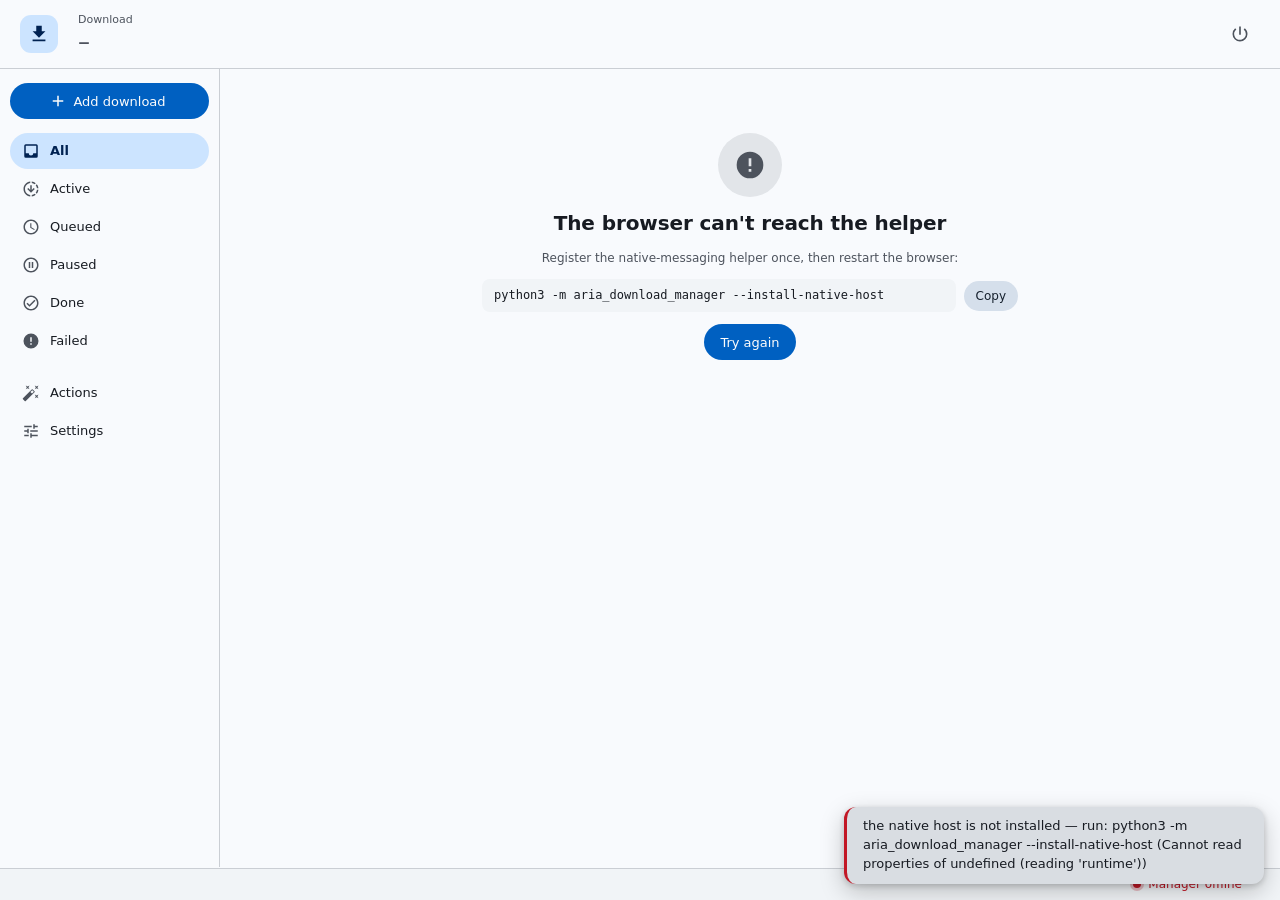
<file: extension/manager/index.html>
<!doctype html>
<html lang="en">
<head>
<meta charset="utf-8">
<meta name="viewport" content="width=device-width, initial-scale=1">
<title>Aria Download Manager</title>
<link rel="icon" type="image/png" sizes="128x128" href="../icons/icon-128.png">
<link rel="icon" type="image/png" sizes="32x32" href="../icons/icon-32.png">
<link rel="stylesheet" href="../lib/design.css">
<link rel="stylesheet" href="../lib/filetree.css">
<link rel="stylesheet" href="style.css">
</head>
<body>

<!-- The header leads with what the page is open for — the live rate — and
     carries the two actions that apply to everything. Sections and filters live
     in the rail on a wide window, in tabs and chips on a narrow one. -->
<div class="masthead">
<header class="topbar">
  <span class="logo" aria-hidden="true"><svg class="ico" viewBox="0 0 24 24" aria-hidden="true"><path d="M5 20h14v-2H5v2zM19 9h-4V3H9v6H5l7 7 7-7z"/></svg></span>
  <div class="rate"><label>Download</label><b id="stat-down" class="quiet">–</b></div>
  <svg id="spark" class="spark" viewBox="0 0 200 36" preserveAspectRatio="none" aria-hidden="true"><path class="area" d=""/><path class="line" d=""/></svg>
  <div class="rate small"><label>Upload</label><b id="stat-up" class="quiet">–</b></div>
  <div class="rate small" id="left-cell" hidden><label>Left</label><b id="stat-left">–</b></div>
  <div class="spacer"></div>
  <button id="btn-flip" class="btn btn-tonal" data-mode="pause"><svg class="ico" viewBox="0 0 24 24" aria-hidden="true"><path d="M6 19h4V5H6v14zm8-14v14h4V5h-4z"/></svg><span>Pause all</span></button>
  <button id="btn-after" class="btn btn-icon" title="When downloads finish…" aria-label="When downloads finish"><svg class="ico" viewBox="0 0 24 24" aria-hidden="true"><path d="M13 3h-2v10h2V3zm4.83 2.17-1.42 1.42A6.92 6.92 0 0 1 19 12c0 3.87-3.13 7-7 7a6.995 6.995 0 0 1-4.42-12.42L6.17 5.17A8.932 8.932 0 0 0 3 12a9 9 0 0 0 18 0c0-2.74-1.23-5.18-3.17-6.83z"/></svg></button>
  <button id="btn-purge" class="btn btn-icon" title="Clear finished and failed from the list" aria-label="Clear finished and failed from the list"><svg class="ico" viewBox="0 0 24 24" aria-hidden="true"><path d="M16 11h-1V3c0-1.1-.9-2-2-2h-2c-1.1 0-2 .9-2 2v8H8c-2.76 0-5 2.24-5 5v7h18v-7c0-2.76-2.24-5-5-5zm3 10h-2v-3c0-.55-.45-1-1-1s-1 .45-1 1v3h-2v-3c0-.55-.45-1-1-1s-1 .45-1 1v3H9v-3c0-.55-.45-1-1-1s-1 .45-1 1v3H5v-5c0-1.65 1.35-3 3-3h8c1.65 0 3 1.35 3 3v5z"/></svg></button>
  <button id="btn-add" class="btn btn-primary add-narrow"><svg class="ico" viewBox="0 0 24 24" aria-hidden="true"><path d="M19 13h-6v6h-2v-6H5v-2h6V5h2v6h6v2z"/></svg>Add</button>
</header>
<nav class="tabs">
  <button class="tab active" data-tab="downloads"><svg class="ico" viewBox="0 0 24 24" aria-hidden="true"><path d="M5 20h14v-2H5v2zM19 9h-4V3H9v6H5l7 7 7-7z"/></svg>Downloads</button>
  <button class="tab" data-tab="rules"><svg class="ico" viewBox="0 0 24 24" aria-hidden="true"><path d="M7.5 5.6 10 7 8.6 4.5 10 2 7.5 3.4 5 2l1.4 2.5L5 7zm12 9.8L17 14l1.4 2.5L17 19l2.5-1.4L22 19l-1.4-2.5L22 14zM22 2l-2.5 1.4L17 2l1.4 2.5L17 7l2.5-1.4L22 7l-1.4-2.5zm-7.63 5.29a.996.996 0 0 0-1.41 0L1.29 18.96a.996.996 0 0 0 0 1.41l2.34 2.34c.39.39 1.02.39 1.41 0L16.7 11.05a.996.996 0 0 0 0-1.41l-2.33-2.35zm-1.03 5.49-2.12-2.12 2.44-2.44 2.12 2.12-2.44 2.44z"/></svg>Actions</button>
  <button class="tab" data-tab="settings"><svg class="ico" viewBox="0 0 24 24" aria-hidden="true"><path d="M3 17v2h6v-2H3zM3 5v2h10V5H3zm10 16v-2h8v-2h-8v-2h-2v6h2zM7 9v2H3v2h4v2h2V9H7zm14 4v-2H11v2h10zm-6-4h2V7h4V5h-4V3h-2v6z"/></svg>Settings</button>
</nav>
</div>

<div class="layout">
<nav class="rail" aria-label="Sections">
  <button id="btn-add-rail" class="btn btn-primary"><svg class="ico" viewBox="0 0 24 24" aria-hidden="true"><path d="M19 13h-6v6h-2v-6H5v-2h6V5h2v6h6v2z"/></svg>Add download</button>
  <button class="nav active" data-filter="all"><svg class="ico" viewBox="0 0 24 24" aria-hidden="true"><path d="M19 3H5a2 2 0 0 0-2 2v14a2 2 0 0 0 2 2h14a2 2 0 0 0 2-2V5a2 2 0 0 0-2-2zm0 12h-4a3 3 0 0 1-6 0H5V5h14v10z"/></svg><span>All</span><span class="n" data-count="all"></span></button>
  <button class="nav" data-filter="active"><svg class="ico" viewBox="0 0 24 24" aria-hidden="true"><path d="M18.32 4.26A9.95 9.95 0 0 0 13 2.05v2.02c1.46.18 2.79.76 3.9 1.62l1.42-1.43zM19.93 11h2.02a9.95 9.95 0 0 0-2.21-5.32L18.31 7.1A7.94 7.94 0 0 1 19.93 11zm-1.62 5.9 1.43 1.43A9.95 9.95 0 0 0 21.95 13h-2.02a7.94 7.94 0 0 1-1.62 3.9zM13 19.93v2.02a9.95 9.95 0 0 0 5.32-2.21l-1.43-1.43A7.86 7.86 0 0 1 13 19.93zM15.59 10.59 13 13.17V7h-2v6.17l-2.59-2.59L7 12l5 5 5-5-1.41-1.41zM11 19.93v2.02c-5.05-.5-9-4.76-9-9.95s3.95-9.45 9-9.95v2.02C7.05 4.56 4 7.92 4 12s3.05 7.44 7 7.93z"/></svg><span>Active</span><span class="n" data-count="active"></span></button>
  <button class="nav" data-filter="waiting"><svg class="ico" viewBox="0 0 24 24" aria-hidden="true"><path d="M11.99 2C6.47 2 2 6.48 2 12s4.47 10 9.99 10C17.52 22 22 17.52 22 12S17.52 2 11.99 2zM12 20c-4.42 0-8-3.58-8-8s3.58-8 8-8 8 3.58 8 8-3.58 8-8 8zm.5-13H11v6l5.25 3.15.75-1.23-4.5-2.67z"/></svg><span>Queued</span><span class="n" data-count="waiting"></span></button>
  <button class="nav" data-filter="paused"><svg class="ico" viewBox="0 0 24 24" aria-hidden="true"><path d="M9 16h2V8H9v8zm3-14C6.48 2 2 6.48 2 12s4.48 10 10 10 10-4.48 10-10S17.52 2 12 2zm0 18c-4.41 0-8-3.59-8-8s3.59-8 8-8 8 3.59 8 8-3.59 8-8 8zm1-4h2V8h-2v8z"/></svg><span>Paused</span><span class="n" data-count="paused"></span></button>
  <button class="nav" data-filter="complete"><svg class="ico" viewBox="0 0 24 24" aria-hidden="true"><path d="M12 2C6.48 2 2 6.48 2 12s4.48 10 10 10 10-4.48 10-10S17.52 2 12 2zm0 18c-4.41 0-8-3.59-8-8s3.59-8 8-8 8 3.59 8 8-3.59 8-8 8zm4.59-12.42L10 14.17l-2.59-2.58L6 13l4 4 8-8z"/></svg><span>Done</span><span class="n" data-count="complete"></span></button>
  <button class="nav bad" data-filter="error"><svg class="ico" viewBox="0 0 24 24" aria-hidden="true"><path d="M12 2a10 10 0 1 0 0 20 10 10 0 0 0 0-20zm1 15h-2v-2h2v2zm0-4h-2V7h2v6z"/></svg><span>Failed</span><span class="n" data-count="error"></span></button>
  <button class="nav gap" data-tab="rules"><svg class="ico" viewBox="0 0 24 24" aria-hidden="true"><path d="M7.5 5.6 10 7 8.6 4.5 10 2 7.5 3.4 5 2l1.4 2.5L5 7zm12 9.8L17 14l1.4 2.5L17 19l2.5-1.4L22 19l-1.4-2.5L22 14zM22 2l-2.5 1.4L17 2l1.4 2.5L17 7l2.5-1.4L22 7l-1.4-2.5zm-7.63 5.29a.996.996 0 0 0-1.41 0L1.29 18.96a.996.996 0 0 0 0 1.41l2.34 2.34c.39.39 1.02.39 1.41 0L16.7 11.05a.996.996 0 0 0 0-1.41l-2.33-2.35zm-1.03 5.49-2.12-2.12 2.44-2.44 2.12 2.12-2.44 2.44z"/></svg><span>Actions</span><span class="n" id="rail-actions"></span></button>
  <button class="nav" data-tab="settings"><svg class="ico" viewBox="0 0 24 24" aria-hidden="true"><path d="M3 17v2h6v-2H3zM3 5v2h10V5H3zm10 16v-2h8v-2h-8v-2h-2v6h2zM7 9v2H3v2h4v2h2V9H7zm14 4v-2H11v2h10zm-6-4h2V7h4V5h-4V3h-2v6z"/></svg><span>Settings</span><span class="n"></span></button>
</nav>

<main>
  <!-- A broken link between the browser and aria2c: which one, and the fix.
       Shown instead of the sections, which would all be empty. -->
  <section id="trouble" class="trouble-page" hidden>
    <span class="t-ico" aria-hidden="true"><svg class="ico" viewBox="0 0 24 24" aria-hidden="true"><path d="M12 2a10 10 0 1 0 0 20 10 10 0 0 0 0-20zm1 15h-2v-2h2v2zm0-4h-2V7h2v6z"/></svg></span>
    <h2 id="trouble-title"></h2>
    <p id="trouble-text" class="hint"></p>
    <div class="cmdrow" id="trouble-cmdrow"><code id="trouble-cmd"></code><button id="trouble-copy" class="btn btn-sm">Copy</button></div>
    <button id="trouble-retry" class="btn btn-primary">Try again</button>
  </section>
  <div id="aria2-banner" class="banner err" hidden>
    <div><b>aria2c stopped</b><span id="aria2-why" class="hint"></span></div>
    <span class="spacer"></span>
    <button id="banner-log" class="btn btn-text">Open log</button>
    <button id="banner-restart" class="btn btn-primary">Restart aria2c</button>
  </div>
  <!-- Shut down / suspend once the downloads are done (the manager's
       afterall.py): its minute, with Cancel. -->
  <div id="after-banner" class="banner warn" hidden>
    <div><b id="after-title"></b><span class="hint">All downloads have finished.</span></div>
    <span class="spacer"></span>
    <button id="after-cancel" class="btn btn-primary">Cancel</button>
  </div>
  <!-- ---------------- downloads ---------------- -->
  <section id="tab-downloads" class="tabpane active">
    <div class="filterbar">
      <div class="chiprow">
        <button class="chip active" data-filter="all">All <span class="n" data-count="all"></span></button>
        <button class="chip" data-filter="active">Active <span class="n" data-count="active"></span></button>
        <button class="chip" data-filter="waiting">Queued <span class="n" data-count="waiting"></span></button>
        <button class="chip" data-filter="paused">Paused <span class="n" data-count="paused"></span></button>
        <button class="chip" data-filter="complete">Done <span class="n" data-count="complete"></span></button>
        <button class="chip" data-filter="error">Failed <span class="n" data-count="error"></span></button>
      </div>
      <div class="spacer"></div>
      <div class="sortctl">
        <label for="sort-field">Sort</label>
        <select id="sort-field">
          <option value="queue">Queue order</option>
          <option value="added">Date added</option>
          <option value="finished">Date completed</option>
        </select>
        <button id="sort-dir" class="btn btn-icon btn-sm" type="button"><svg class="ico" viewBox="0 0 24 24" aria-hidden="true"><path d=""/></svg></button>
      </div>
      <label class="search"><svg class="ico" viewBox="0 0 24 24"><path d="M15.5 14h-.79l-.28-.27A6.47 6.47 0 0 0 16 9.5 6.5 6.5 0 1 0 9.5 16c1.61 0 3.09-.59 4.23-1.57l.27.28v.79l5 4.99L20.49 19l-4.99-5zm-6 0C7.01 14 5 11.99 5 9.5S7.01 5 9.5 5 14 7.01 14 9.5 11.99 14 9.5 14z"/></svg><input id="search" placeholder="Search by name" aria-label="Search by name"></label>
      <button id="btn-select" class="btn btn-sm btn-outline" title="Pick several downloads to act on together">Select</button>
    </div>

    <div id="bulk-bar" class="bulkbar" hidden>
      <span class="count" id="bulk-count">0 selected</span>
      <button id="bulk-all" class="btn btn-sm btn-text">All</button>
      <span class="spacer"></span>
      <button id="bulk-pause" class="btn btn-sm" title="Pause the selected downloads"><svg class="ico" viewBox="0 0 24 24"><path d="M6 19h4V5H6v14zm8-14v14h4V5h-4z"/></svg>Pause</button>
      <button id="bulk-resume" class="btn btn-sm" title="Resume the selected downloads"><svg class="ico" viewBox="0 0 24 24"><path d="M8 5v14l11-7z"/></svg>Resume</button>
      <button id="bulk-remove" class="btn btn-sm btn-danger" title="Remove the selected downloads"><svg class="ico" viewBox="0 0 24 24"><path d="M6 19c0 1.1.9 2 2 2h8c1.1 0 2-.9 2-2V7H6v12zM19 4h-3.5l-1-1h-5l-1 1H5v2h14V4z"/></svg>Remove</button>
    </div>
    <div id="bulk-confirm" class="bulkbar confirming" hidden>
      <span class="question" id="bulk-question"></span>
      <span class="spacer"></span>
      <button id="bulk-cancel" class="btn btn-sm btn-text">Cancel</button>
      <button id="bulk-keep" class="btn btn-sm">Keep files</button>
      <button id="bulk-delete" class="btn btn-sm btn-danger btn-primary">Delete files</button>
    </div>

    <div id="history-bar" class="historybar" hidden>
      <span id="history-summary" class="hint"></span>
      <button id="btn-history-clear" class="btn btn-sm btn-danger">Clear history</button>
    </div>
    <div id="downloads" class="downloads"></div>
    <p id="empty" class="empty">
      <svg class="ico" viewBox="0 0 24 24" aria-hidden="true"><path d="M5 20h14v-2H5v2zM19 9h-4V3H9v6H5l7 7 7-7z"/></svg>
      <b>Nothing here yet</b>
      <span>Add a download, or start one in the browser and it lands here.</span>
    </p>
  </section>

  <!-- ---------------- rules ---------------- -->
  <section id="tab-rules" class="tabpane">
    <!-- The master switch heads the section it controls, saying what it does;
         how speed is measured belongs to every action, so it sits here too. -->
    <div class="card mastercard">
      <label class="master-row" for="rules-master">
        <span class="text"><b>Automatic actions</b>
          <span class="hint" id="master-hint">Act on downloads automatically when they stall or finish.</span></span>
        <span class="switch"><input type="checkbox" id="rules-master"><span class="track"><span class="knob"></span></span></span>
      </label>
      <div class="measure-row">
        <span class="hint" title="Hybrid: what reaches the disk, falling back to aria2's figure. Disk: what reaches the disk only. aria2: aria2's own moving average.">Measure speed by</span>
        <div class="seg seg-sm" role="group" aria-label="Measure speed by" id="rules-measure">
          <button type="button" data-source="hybrid" aria-pressed="true"><svg class="ico" viewBox="0 0 24 24"><path d="M9 16.17 4.83 12l-1.42 1.41L9 19 21 7l-1.41-1.41z"/></svg>Hybrid</button>
          <button type="button" data-source="measured" aria-pressed="false"><svg class="ico" viewBox="0 0 24 24"><path d="M9 16.17 4.83 12l-1.42 1.41L9 19 21 7l-1.41-1.41z"/></svg>Disk</button>
          <button type="button" data-source="aria2" aria-pressed="false"><svg class="ico" viewBox="0 0 24 24"><path d="M9 16.17 4.83 12l-1.42 1.41L9 19 21 7l-1.41-1.41z"/></svg>aria2</button>
        </div>
      </div>
    </div>
    <div class="panehead">
      <div>
        <h2>Actions</h2>
        <p class="hint" id="rules-count"></p>
      </div>
      <div class="panehead-actions">
        <button id="btn-rule-add" class="btn"><svg class="ico" viewBox="0 0 24 24"><path d="M19 13h-6v6h-2v-6H5v-2h6V5h2v6h6v2z"/></svg>New action</button>
      </div>
    </div>
    <div id="rules-list" class="stack"></div>
    <div id="rules-savebar" class="savebar" hidden>
      <span id="rules-dirty"></span>
      <button id="btn-rules-discard" class="btn btn-text">Discard</button>
      <button id="btn-rules-save" class="btn btn-primary">Save</button>
    </div>
  </section>

  <!-- ---------------- settings ---------------- -->
  <section id="tab-settings" class="tabpane">
    <div class="panehead">
      <div>
        <h2>Settings</h2>
        <p class="hint" id="options-note"></p>
      </div>
      <div class="panehead-actions">
        <div class="seg" role="group" aria-label="Detail level" id="settings-mode">
          <button type="button" data-mode="simple" aria-pressed="true"><svg class="ico" viewBox="0 0 24 24"><path d="M9 16.17 4.83 12l-1.42 1.41L9 19 21 7l-1.41-1.41z"/></svg>Simple</button>
          <button type="button" data-mode="advanced" aria-pressed="false"><svg class="ico" viewBox="0 0 24 24"><path d="M9 16.17 4.83 12l-1.42 1.41L9 19 21 7l-1.41-1.41z"/></svg>Advanced</button>
        </div>
        <label class="search"><svg class="ico" viewBox="0 0 24 24"><path d="M15.5 14h-.79l-.28-.27A6.47 6.47 0 0 0 16 9.5 6.5 6.5 0 1 0 9.5 16c1.61 0 3.09-.59 4.23-1.57l.27.28v.79l5 4.99L20.49 19l-4.99-5zm-6 0C7.01 14 5 11.99 5 9.5S7.01 5 9.5 5 14 7.01 14 9.5 11.99 14 9.5 14z"/></svg><input id="opt-search" placeholder="Search settings" aria-label="Search settings"></label>
        <button id="btn-opt-reload" class="btn btn-icon" title="Reload from aria2" aria-label="Reload from aria2"><svg class="ico" viewBox="0 0 24 24"><path d="M17.65 6.35A7.96 7.96 0 0 0 12 4a8 8 0 1 0 7.73 10h-2.08A6 6 0 1 1 12 6c1.66 0 3.14.69 4.22 1.78L13 11h7V4l-2.35 2.35z"/></svg></button>
      </div>
    </div>

    <!-- Sections down the left, options on the right; Save shows only when
         there is something to save. -->
    <div class="settings-grid">
      <nav id="settings-toc" class="settings-toc" aria-label="Settings sections"></nav>
      <div class="settings-body">
        <!-- Searching in Simple: the matches only Advanced shows. -->
        <p id="search-more" class="search-more" hidden><span></span><button type="button" class="btn btn-text btn-sm">Show</button></p>
        <!-- Simple: the handful of options that decide how downloads behave. -->
        <section id="set-basics" class="card setcard" data-toc="Basics">
          <div class="card-head"><h2>Basics</h2></div>
          <div id="options-simple"></div>
        </section>

        <!-- Where finished files go, by what they are. A manager feature, not an
             aria2 option, so it sits in its own card rather than in the lists. -->
        <section id="set-folders" class="card setcard" data-toc="Folders &amp; sorting">
          <div class="card-head">
            <h2>Folders &amp; sorting</h2>
            <label class="setting"><span class="text"><span class="label">Sort by type</span></span>
              <span class="switch"><input type="checkbox" id="route-enabled"><span class="track"><span class="knob"></span></span></span></label>
          </div>
          <div id="route-default"></div>
          <p class="hint">With sorting on, each download goes to the subfolder its type names. Blank means
            the download folder itself; an absolute path is used as it is.</p>
          <div id="route-folders" class="routes"></div>
        </section>

        <!-- A VPN for downloads only (the manager's vpn.py): the switch, whether
             the tunnel answers, its server and the sites that use it. -->
        <section id="set-vpn" class="card setcard" data-toc="VPN">
          <div class="card-head">
            <h2>VPN for downloads</h2>
            <label class="setting"><span class="text"><span class="label">Enabled</span></span>
              <span class="switch"><input type="checkbox" id="vpn-enabled"><span class="track"><span class="knob"></span></span></span></label>
          </div>
          <p id="vpn-status" class="vpn-status"></p>
          <div id="vpn-body" class="vpn-body"></div>
          <p class="hint">Only downloads set to use the VPN go through it; torrents and the rest of your
            system are unaffected. If the tunnel goes down, those downloads stop instead of falling back
            to your normal connection.</p>
        </section>

        <!-- Advanced: the curated groups, then every option aria2 reports. -->
        <div id="options-groups" class="stack" data-level="advanced"></div>
        <details id="options-advanced-wrap" class="card fold" data-level="advanced" data-toc="Every aria2 option" open>
          <summary>Every aria2 option<span id="advanced-count" class="count"></span></summary>
          <div id="options-advanced" class="stack"></div>
        </details>

        <section id="set-proc" class="card setcard" data-level="advanced" data-toc="aria2c process">
          <div class="card-head">
            <h2>aria2c process</h2>
            <button id="btn-restart-aria2" class="btn btn-sm btn-danger">Restart aria2c</button>
          </div>
          <div id="proc-info" class="kv"></div>
        </section>

        <!-- The log is diagnostic material, not a view to watch, so it lives here
             rather than holding a tab of its own. -->
        <section id="set-log" class="card setcard" data-level="advanced" data-toc="Event log">
          <div class="card-head">
            <h2>Event log</h2>
            <div class="row">
              <div class="chiprow" id="log-filter" role="group" aria-label="Show">
                <button type="button" class="chip active" data-show="all">All<span class="n"></span></button>
                <button type="button" class="chip error" data-show="error">Errors<span class="n"></span></button>
                <button type="button" class="chip" data-show="rule">Actions<span class="n"></span></button>
              </div>
              <button id="btn-log-copy" class="btn btn-icon btn-sm" title="Copy the log" aria-label="Copy the log"><svg class="ico" viewBox="0 0 24 24"><path d="M16 1H4a2 2 0 0 0-2 2v14h2V3h12V1zm3 4H8a2 2 0 0 0-2 2v14a2 2 0 0 0 2 2h11a2 2 0 0 0 2-2V7a2 2 0 0 0-2-2zm0 16H8V7h11v14z"/></svg></button>
              <button id="btn-log-clear" class="btn btn-sm btn-text">Clear view</button>
            </div>
          </div>
          <div id="loglist" class="loglist"></div>
        </section>
      </div>
    </div>

    <div id="settings-savebar" class="savebar" hidden>
      <span id="settings-dirty"></span>
      <button id="btn-opt-discard" class="btn btn-text">Discard</button>
      <button id="btn-opt-save" class="btn btn-primary">Save</button>
    </div>
  </section>
</main>

<!-- The selected download, beside the list on a wide window (inline below its
     row on a narrow one). -->
<aside id="pane" class="pane">
  <!-- Drag to give the list or the details more room; a double click goes back. -->
  <div id="pane-grip" class="pane-grip" role="separator" aria-orientation="vertical" aria-label="Resize the details pane" title="Drag to resize · double-click to reset"></div>
  <div id="pane-empty" class="pane-empty">
    <span class="hint">Pick a download to see its details here.</span>
  </div>
  <div id="pane-head" class="pane-head" hidden>
    <div class="row">
      <span id="pane-tile" class="dl-tile" aria-hidden="true"><svg class="ico" viewBox="0 0 24 24"><path d=""/></svg></span>
      <div class="pane-titles"><b id="pane-name"></b><span id="pane-status" class="hint"></span></div>
      <button id="pane-close" class="btn btn-icon btn-sm" title="Close" aria-label="Close details"><svg class="ico" viewBox="0 0 24 24" aria-hidden="true"><path d="M19 6.41 17.59 5 12 10.59 6.41 5 5 6.41 10.59 12 5 17.59 6.41 19 12 13.41 17.59 19 19 17.59 13.41 12z"/></svg></button>
    </div>
    <div id="pane-actions" class="row wrap"></div>
  </div>
  <div id="pane-body" class="dl-detail"></div>
</aside>
</div>

<footer class="statusbar" aria-label="Totals">
  <span id="sb-down" class="sb-down">↓ –</span>
  <span id="sb-up">↑ –</span>
  <span id="sb-left"></span>
  <span class="spacer"></span>
  <span id="aria2-pill" class="status">Connecting…</span>
  <span id="sb-actions"></span>
</footer>

<!-- ---------------- add dialog ---------------- -->
<dialog id="add-dialog">
  <form id="add-form" method="dialog">
    <div class="dialog-head">
      <h2>Add download</h2>
      <div class="seg seg-sm" role="group" aria-label="Detail level" id="add-mode">
        <button type="button" data-mode="simple" aria-pressed="true"><svg class="ico" viewBox="0 0 24 24"><path d="M9 16.17 4.83 12l-1.42 1.41L9 19 21 7l-1.41-1.41z"/></svg>Simple</button>
        <button type="button" data-mode="advanced" aria-pressed="false"><svg class="ico" viewBox="0 0 24 24"><path d="M9 16.17 4.83 12l-1.42 1.41L9 19 21 7l-1.41-1.41z"/></svg>Advanced</button>
      </div>
    </div>

    <div class="dialog-body">
      <label class="field">
        <span>Links <small>one per line: http, ftp, or magnet</small></span>
        <textarea id="add-uris" rows="4" placeholder="https://example.com/file.iso&#10;magnet:?xt=urn:btih:…"></textarea>
      </label>

      <label class="field">
        <span>Or a torrent or metalink file</span>
        <input type="file" id="add-file" accept=".torrent,.meta4,.metalink">
      </label>

      <!-- Where they go (board 5): Auto · by type first when the links mix
           types, the folders, and Other folder…; then, for many links, where
           each one goes, each changeable. -->
      <div class="field add-saveto">
        <span>Save to</span>
        <div class="add-chips" id="add-folders" role="group" aria-label="Save to"></div>
        <span class="hint" id="add-folder-hint"></span>
      </div>
      <section class="add-where" id="add-where" hidden>
        <div class="add-where-head"><b>Where each one goes</b><span class="hint" id="add-where-count"></span></div>
        <div id="add-where-list"></div>
      </section>
      <!-- With the VPN on in Settings: each link by its site, or all of them
           through it, or all direct. Torrents always go direct. -->
      <div class="field add-saveto" id="add-vpn-field" hidden>
        <span>VPN</span>
        <div class="add-chips" id="add-vpn" role="group" aria-label="VPN"></div>
        <span class="hint" id="add-vpn-hint"></span>
      </div>

      <div class="grid2">
        <label class="field" data-level="advanced"><span>Save as <small>single file only</small></span><input id="add-out" placeholder="Name from the server"></label>
        <label class="field" data-level="advanced"><span>Connections per server</span><input id="add-conn" type="number" min="1" max="16" placeholder="16"></label>
        <label class="field" data-level="advanced"><span>Parts per download</span><input id="add-split" type="number" min="1" placeholder="16"></label>
        <label class="field" data-level="advanced"><span>Smallest part</span><span id="add-minsplit"></span></label>
        <label class="field" data-level="advanced"><span>Speed limit</span><span id="add-limit"></span></label>
        <label class="field" data-level="advanced"><span>Referer</span><input id="add-referer" placeholder="None"></label>
        <label class="field" data-level="advanced"><span>User agent</span><input id="add-ua" placeholder="Default"></label>
        <label class="field" data-level="advanced"><span>Cookies</span><input id="add-cookie" placeholder="name=value; other=value"></label>
        <label class="field" data-level="advanced"><span>Proxy</span><input id="add-proxy" placeholder="None"></label>
        <label class="field" data-level="advanced"><span>Checksum</span><input id="add-checksum" placeholder="sha-256=…"></label>
        <label class="field" data-level="advanced"><span>Queue position <small>blank adds at the end</small></span><input id="add-position" type="number" min="0" placeholder="End"></label>
      </div>

      <label class="field" data-level="advanced"><span>Extra headers <small>one per line, <code>Name: value</code></small></span>
        <textarea id="add-headers" rows="2" placeholder="Authorization: Bearer …"></textarea></label>

      <div class="checkrow">
        <label class="setting"><span class="text"><span class="label">Start paused</span></span>
          <span class="switch"><input type="checkbox" id="add-paused"><span class="track"><span class="knob"></span></span></span></label>
        <label class="setting"><span class="text"><span class="label">Choose torrent files first</span></span>
          <span class="switch"><input type="checkbox" id="add-pick-files"><span class="track"><span class="knob"></span></span></span></label>
        <label class="setting" data-level="advanced"><span class="text"><span class="label">Links are mirrors of one file</span></span>
          <span class="switch"><input type="checkbox" id="add-mirrors"><span class="track"><span class="knob"></span></span></span></label>
        <label class="setting" data-level="advanced"><span class="text"><span class="label">Torrents: download only, never seed</span></span>
          <span class="switch"><input type="checkbox" id="add-download-only"><span class="track"><span class="knob"></span></span></span></label>
      </div>
    </div>

    <div class="dialog-actions">
      <button type="button" id="add-cancel" class="btn btn-text">Cancel</button>
      <button type="button" id="add-submit" class="btn btn-primary">Add</button>
    </div>
  </form>
</dialog>

<div id="toasts" class="toasts"></div>
<template id="row-template">
  <article class="dl">
    <div class="dl-main">
      <input type="checkbox" class="dl-pick" hidden aria-label="Select">
      <button class="dl-tile" title="Details" aria-label="Details"><svg class="ico" viewBox="0 0 24 24" aria-hidden="true"><path d=""/></svg></button>
      <div class="dl-body">
        <div class="dl-title">
          <span class="dl-name"></span>
          <span class="dl-badges"></span>
          <span class="dl-figure"></span>
        </div>
        <div class="progress"><i class="bar-fill"></i></div>
        <div class="dl-meta"></div>
      </div>
      <div class="dl-actions"></div>
    </div>
    <div class="dl-more" hidden></div>
    <div class="dl-confirm" hidden></div>
    <div class="dl-detail" hidden></div>
  </article>
</template>

<script src="../lib/present.js"></script>
<script src="../lib/link.js"></script>
<script src="../lib/filetree-core.js"></script>
<script src="../lib/filetree-view.js"></script>
<script src="../lib/vpn-core.js"></script>
<script src="option-help.js"></script>
<script src="app.js"></script>
</body>
</html>
</file>
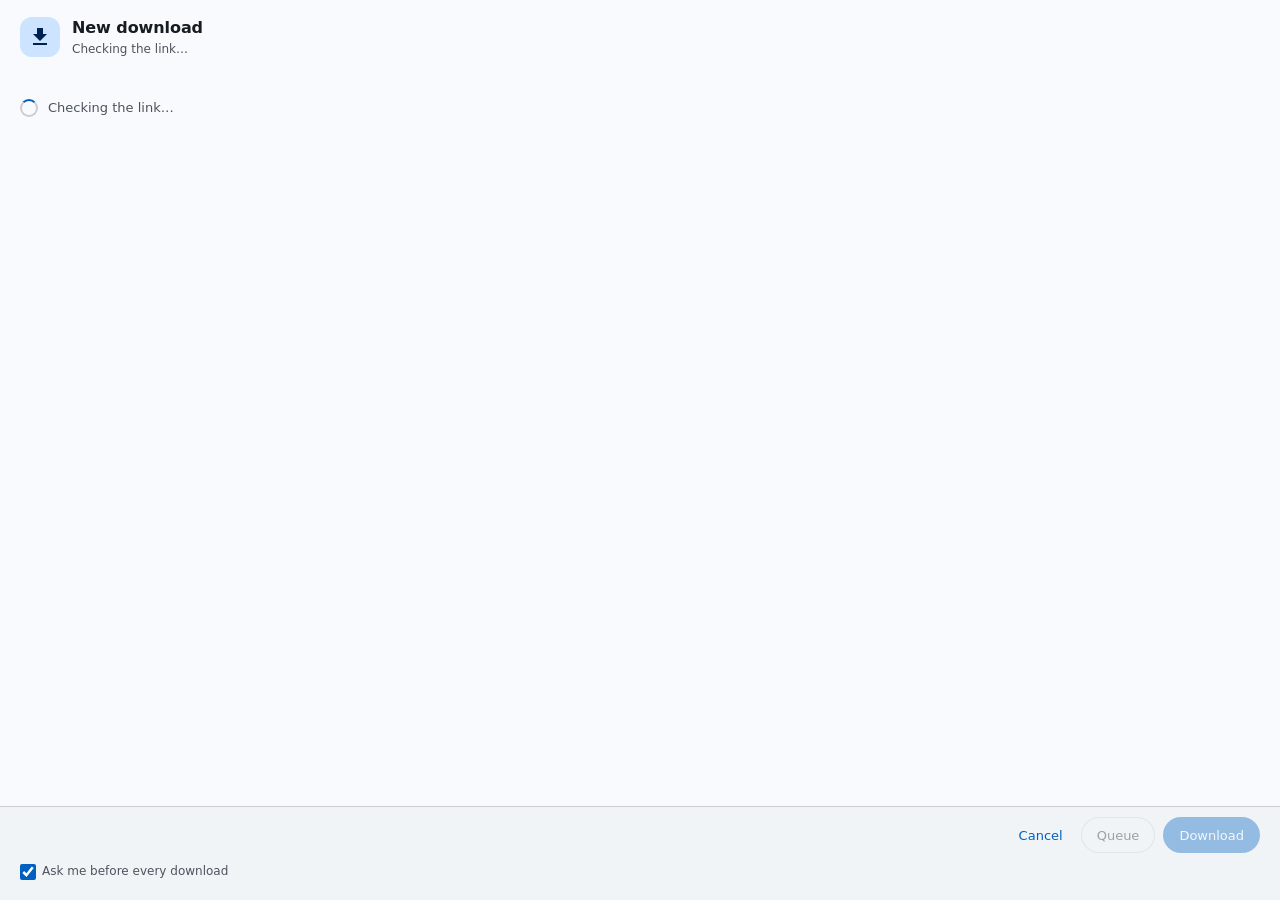
<file: extension/dialog.html>
<!doctype html>
<html lang="en">
<head>
<meta charset="utf-8">
<meta name="viewport" content="width=device-width, initial-scale=1">
<link rel="stylesheet" href="lib/design.css">
<link rel="stylesheet" href="lib/filetree.css">
<link rel="stylesheet" href="dialog.css">
<title>New download — Aria Download Manager</title>
</head>
<body class="dlg">

<header class="dlg-head">
  <span id="logo" class="logo" aria-hidden="true"><svg class="ico" viewBox="0 0 24 24"><path id="logo-path" d="M5 20h14v-2H5v2zM19 9h-4V3H9v6H5l7 7 7-7z"/></svg></span>
  <div class="titles">
    <h1 id="title">New download</h1>
    <!-- For a plain file the name is the title, and editable in place. -->
    <input id="f-name" class="title-input" autocomplete="off" spellcheck="false" aria-label="File name" hidden>
    <p id="subtitle" class="dim">Checking the link…</p>
  </div>
</header>

<main id="body">
  <p class="loading"><span class="spinner" aria-hidden="true"></span><span id="loading-text">Checking the link…</span></p>
</main>

<!-- A plain file: what IDM asks before it starts. -->
<template id="file-view">
  <div class="stack">
    <div id="f-page" class="warn" hidden>
      <b><svg class="ico" viewBox="0 0 24 24" aria-hidden="true"><path d="M1 21h22L12 2 1 21zm12-3h-2v-2h2v2zm0-4h-2v-4h2v4z"/></svg>This link gives a web page, not the file</b>
      <span>Usually a login, a captcha or a link good for one download. Only the browser can fetch it.</span>
    </div>
    <div class="field">
      <span>Save to</span>
      <!-- The menu is the model; the chips are how it is shown and picked. -->
      <div class="folder">
        <div id="f-chips" class="fchips" role="radiogroup" aria-label="Save to"></div>
        <select id="f-dir" aria-label="Save to" hidden></select>
        <button type="button" class="btn btn-outline btn-sm" id="f-browse">Other…</button>
      </div>
      <input id="f-dir-custom" placeholder="/path/to/folder" spellcheck="false" hidden>
    </div>
    <!-- With the VPN on in Settings: starts where its site list puts this
         link; flipping it decides for this download alone. -->
    <div class="opts" id="f-vpn-row" hidden>
      <label class="setting" for="f-vpn">
        <span class="text">
          <span class="label">Use the VPN</span>
          <span id="f-vpn-hint" class="hint"></span>
        </span>
        <span class="switch"><input type="checkbox" id="f-vpn"><span class="track"><span class="knob"></span></span></span>
      </label>
    </div>
    <details id="f-more">
      <summary>Connections and speed <span id="f-more-sum" class="dim"></span></summary>
      <div class="grid3">
        <label class="field"><span>Connections per server</span><input id="f-conn" type="number" min="1" max="16"></label>
        <label class="field"><span>Parts</span><input id="f-split" type="number" min="1"></label>
        <label class="field"><span>Speed limit <small>blank: none</small></span>
          <span class="unit-input">
            <input id="f-limit" inputmode="decimal" placeholder="No limit">
            <select id="f-limit-unit" aria-label="Unit"><option value="K">KiB/s</option><option value="M" selected>MiB/s</option></select>
          </span>
        </label>
      </div>
    </details>
  </div>
</template>

<!-- A torrent: what qBittorrent asks once it has the file list. -->
<template id="torrent-view">
  <div class="stack">
    <div class="field">
      <span>Save to</span>
      <div class="folder">
        <div id="t-chips" class="fchips" role="radiogroup" aria-label="Save to"></div>
        <select id="t-dir" aria-label="Save to" hidden></select>
        <button type="button" class="btn btn-outline btn-sm" id="t-browse">Other…</button>
      </div>
      <input id="t-dir-custom" placeholder="/path/to/folder" spellcheck="false" hidden>
    </div>
    <div id="t-tree"></div>
    <div class="opts">
      <label class="setting" for="t-donly">
        <span class="text">
          <span class="label">Stop sharing when done</span>
          <span id="t-donly-hint" class="hint">Uploads as little as possible and stops the moment the download finishes.</span>
        </span>
        <span class="switch"><input type="checkbox" id="t-donly"><span class="track"><span class="knob"></span></span></span>
      </label>
      <details data-qb>
        <summary>Advanced</summary>
        <label class="setting" for="t-seq">
          <span class="text">
            <span class="label">Download in order</span>
            <span class="hint">Fetches each file from start to end, so its first parts can be used before it finishes. Usually slower.</span>
          </span>
          <span class="switch"><input type="checkbox" id="t-seq"><span class="track"><span class="knob"></span></span></span>
        </label>
        <label class="setting" for="t-fl">
          <span class="text">
            <span class="label">First and last pieces first</span>
            <span class="hint">Gets each file&#39;s start and end early, so it can be opened or previewed sooner.</span>
          </span>
          <span class="switch"><input type="checkbox" id="t-fl"><span class="track"><span class="knob"></span></span></span>
        </label>
      </details>
    </div>
  </div>
</template>


<footer class="dlg-foot">
  <div class="buttons">
    <button id="btn-browser" class="btn btn-text" hidden>Let the browser</button>
    <span class="spacer"></span>
    <button id="btn-cancel" class="btn btn-text">Cancel</button>
    <button id="btn-later" class="btn btn-outline" disabled title="Add it paused, to start from the manager">Queue</button>
    <button id="btn-start" class="btn btn-primary" disabled>Download</button>
  </div>
  <label class="check keep"><input type="checkbox" id="keep-asking" checked> Ask me before every download</label>
  <p id="error" class="hint err" hidden></p>
</footer>

<script src="lib/common.js"></script>
<script src="lib/present.js"></script>
<script src="lib/link.js"></script>
<script src="lib/filetree-core.js"></script>
<script src="lib/filetree-view.js"></script>
<script src="dialog.js"></script>
</body>
</html>
</file>
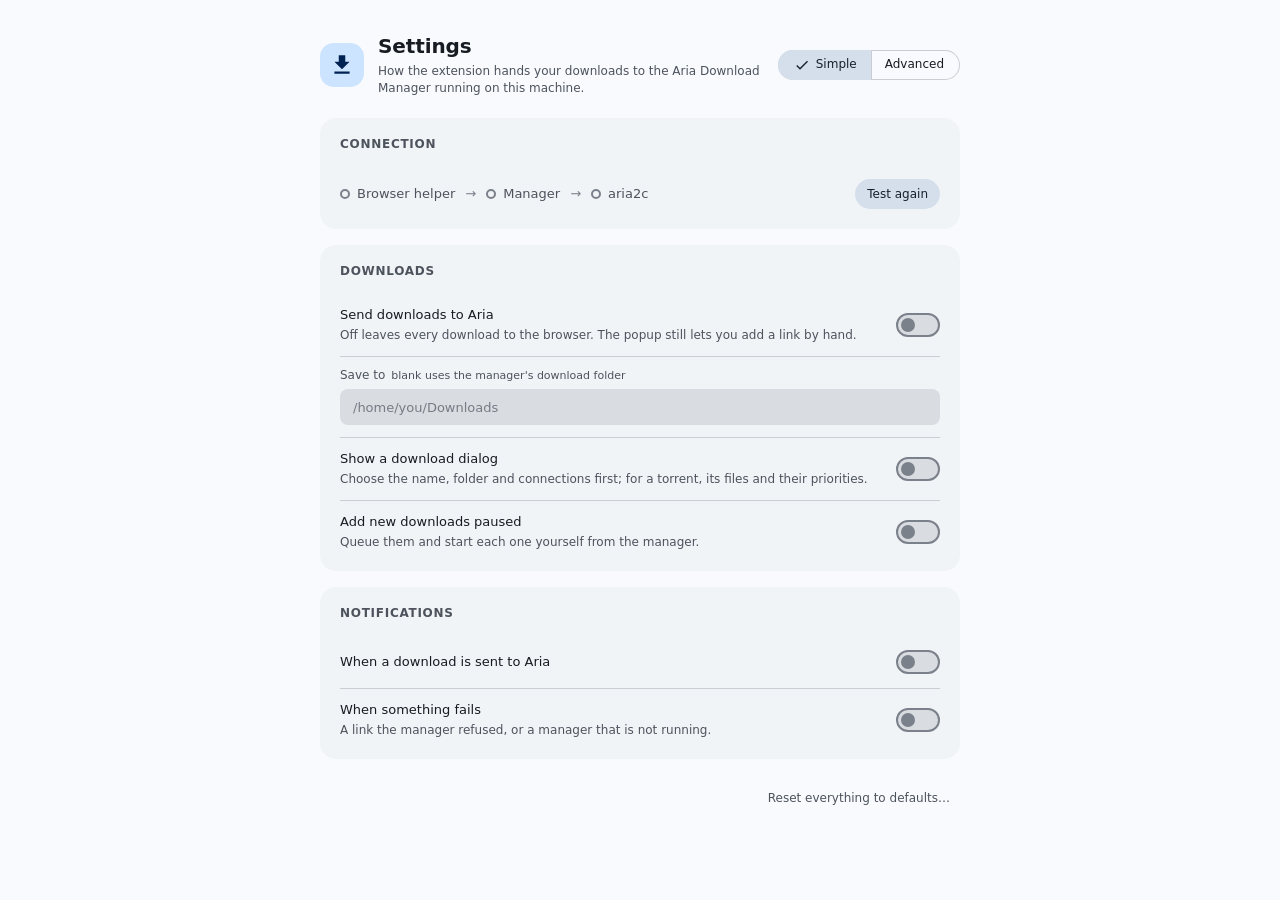
<file: extension/options.html>
<!doctype html>
<html lang="en">
<head>
<meta charset="utf-8">
<meta name="viewport" content="width=device-width, initial-scale=1">
<link rel="stylesheet" href="lib/design.css">
<link rel="stylesheet" href="ui.css">
<title>Aria Download Manager — Settings</title>
<link rel="icon" type="image/png" sizes="128x128" href="icons/icon-128.png">
<link rel="icon" type="image/png" sizes="32x32" href="icons/icon-32.png">
</head>
<body class="options">

<div class="page-head">
  <span class="logo" aria-hidden="true"><svg class="ico" viewBox="0 0 24 24"><path d="M5 20h14v-2H5v2zM19 9h-4V3H9v6H5l7 7 7-7z"/></svg></span>
  <div class="titles">
    <h1>Settings</h1>
    <p>How the extension hands your downloads to the Aria Download Manager running on this machine.</p>
  </div>
  <!-- Simple shows the handful of choices most people make once. Advanced
       adds every rule the extension follows when deciding what to catch. -->
  <div class="seg" role="group" aria-label="Detail level">
    <button type="button" data-mode="simple" aria-pressed="true"><svg class="ico" viewBox="0 0 24 24"><path d="M9 16.17 4.83 12l-1.42 1.41L9 19 21 7l-1.41-1.41z"/></svg>Simple</button>
    <button type="button" data-mode="advanced" aria-pressed="false"><svg class="ico" viewBox="0 0 24 24"><path d="M9 16.17 4.83 12l-1.42 1.41L9 19 21 7l-1.41-1.41z"/></svg>Advanced</button>
  </div>
</div>

<!-- Every yes/no is the same control in the same place: label and hint on the
     left, switch on the right. A hint that belongs to one setting lives inside
     that setting's row. -->

<section class="card">
  <h2>Connection</h2>
  <!-- The chain from the browser to aria2c, one check per link: a failure
       says which link broke and gives the command that mends it. -->
  <div class="conn">
    <ol id="chain" class="chain" aria-live="polite">
      <li data-step="host"><span class="dot"></span>Browser helper</li>
      <li data-step="manager"><span class="dot"></span><span id="manager-label">Manager</span></li>
      <li data-step="aria2"><span class="dot"></span><span id="aria2-label">aria2c</span></li>
    </ol>
    <button id="test" class="btn btn-sm">Test again</button>
  </div>
  <div id="fix" class="fix" hidden>
    <p id="fix-text" class="hint"></p>
    <div class="cmdrow"><code id="fix-cmd"></code><button id="fix-copy" class="btn btn-sm">Copy</button></div>
  </div>
  <p class="lead" data-level="advanced">The extension talks to the manager through its native-messaging helper and a Unix socket.
    Nothing crosses the network, so a VPN or proxy in the browser cannot get in the way.</p>
</section>

<section class="card">
  <h2>Downloads</h2>
  <label class="setting" for="enabled">
    <span class="text">
      <span class="label">Send downloads to Aria</span>
      <span class="hint">Off leaves every download to the browser. The popup still lets you add a link by hand.</span>
    </span>
    <span class="switch"><input type="checkbox" id="enabled"><span class="track"><span class="knob"></span></span></span>
  </label>
  <label class="field">
    <span>Save to <small>blank uses the manager's download folder</small></span>
    <input id="dir" placeholder="/home/you/Downloads">
  </label>
  <label class="setting" for="askBeforeDownload">
    <span class="text">
      <span class="label">Show a download dialog</span>
      <span class="hint">Choose the name, folder and connections first; for a torrent, its files and their priorities.</span>
    </span>
    <span class="switch"><input type="checkbox" id="askBeforeDownload"><span class="track"><span class="knob"></span></span></span>
  </label>
  <label class="setting" for="paused">
    <span class="text">
      <span class="label">Add new downloads paused</span>
      <span class="hint">Queue them and start each one yourself from the manager.</span>
    </span>
    <span class="switch"><input type="checkbox" id="paused"><span class="track"><span class="knob"></span></span></span>
  </label>
</section>

<section class="card" data-level="advanced">
  <h2>What gets caught</h2>
  <label class="setting" for="intercept">
    <span class="text">
      <span class="label">Take over the browser's own downloads</span>
      <span class="hint">Cancel them in the browser and queue them in the manager instead.</span>
    </span>
    <span class="switch"><input type="checkbox" id="intercept"><span class="track"><span class="knob"></span></span></span>
  </label>
  <label class="setting" for="capture">
    <span class="text">
      <span class="label">Catch clicks on file links</span>
      <span class="hint">Links whose type is in the list below, and links marked as downloads by the page.</span>
    </span>
    <span class="switch"><input type="checkbox" id="capture"><span class="track"><span class="knob"></span></span></span>
  </label>
  <label class="setting" for="captureMagnets">
    <span class="text">
      <span class="label">Catch torrents</span>
      <span class="hint">Magnet links and .torrent files. Off leaves them to the browser or your torrent client.</span>
    </span>
    <span class="switch"><input type="checkbox" id="captureMagnets"><span class="track"><span class="knob"></span></span></span>
  </label>
  <label class="setting" for="altClick">
    <span class="text">
      <span class="label">Alt+click sends any link</span>
      <span class="hint">Works even when click catching is off.</span>
    </span>
    <span class="switch"><input type="checkbox" id="altClick"><span class="track"><span class="knob"></span></span></span>
  </label>
  <label class="setting" for="videoSniffer">
    <span class="text">
      <span class="label">Show a download button on videos</span>
      <span class="hint">Watches each tab for video streams and offers the qualities the site publishes.</span>
    </span>
    <span class="switch"><input type="checkbox" id="videoSniffer"><span class="track"><span class="knob"></span></span></span>
  </label>
  <label class="field">
    <span>Minimum size <small>smaller files stay with the browser; blank sends everything</small></span>
    <span class="unit-input">
      <input id="minSize" inputmode="decimal" placeholder="No minimum">
      <select id="minSizeUnit" aria-label="Unit">
        <option value="1024">KiB</option>
        <option value="1048576">MiB</option>
        <option value="1073741824">GiB</option>
      </select>
    </span>
  </label>
  <div class="field">
    <span>File types to catch <small>links ending in these</small></span>
    <div id="extensions" class="chiplist" data-placeholder="Add a type, e.g. iso"></div>
  </div>
  <div class="field">
    <span>Leave these sites alone</span>
    <div id="blockedHosts" class="chiplist" data-placeholder="Add a site, e.g. example.com"></div>
    <span class="help">A site covers its subdomains, and matches both the page you are on and where the file comes from.
      The right-click menu still works there.</span>
  </div>
</section>

<section class="card">
  <h2>Notifications</h2>
  <label class="setting" for="notify">
    <span class="text"><span class="label">When a download is sent to Aria</span></span>
    <span class="switch"><input type="checkbox" id="notify"><span class="track"><span class="knob"></span></span></span>
  </label>
  <label class="setting" for="notifyErrors">
    <span class="text"><span class="label">When something fails</span>
      <span class="hint">A link the manager refused, or a manager that is not running.</span></span>
    <span class="switch"><input type="checkbox" id="notifyErrors"><span class="track"><span class="knob"></span></span></span>
  </label>
  <label class="setting" for="pageToasts" data-level="advanced">
    <span class="text">
      <span class="label">On the page rather than as a system notification</span>
      <span class="hint">Quieter, and it lands where you are looking. Each one carries its button (Open, Let the browser).</span>
    </span>
    <span class="switch"><input type="checkbox" id="pageToasts"><span class="track"><span class="knob"></span></span></span>
  </label>
</section>

<!-- Only there while something differs from what is saved. -->
<div id="save-bar" class="save-bar" hidden>
  <span class="dot" aria-hidden="true"></span>
  <span id="dirty-text" class="hint">Unsaved changes</span>
  <button id="discard" class="btn btn-text">Discard</button>
  <button id="save" class="btn btn-primary">Save</button>
</div>
<p class="page-foot"><span id="saved" class="hint ok" role="status"></span><button id="reset" class="btn btn-text btn-sm">Reset everything to defaults…</button></p>

<script src="lib/common.js"></script>
<script src="options.js"></script>
</body>
</html>
</file>
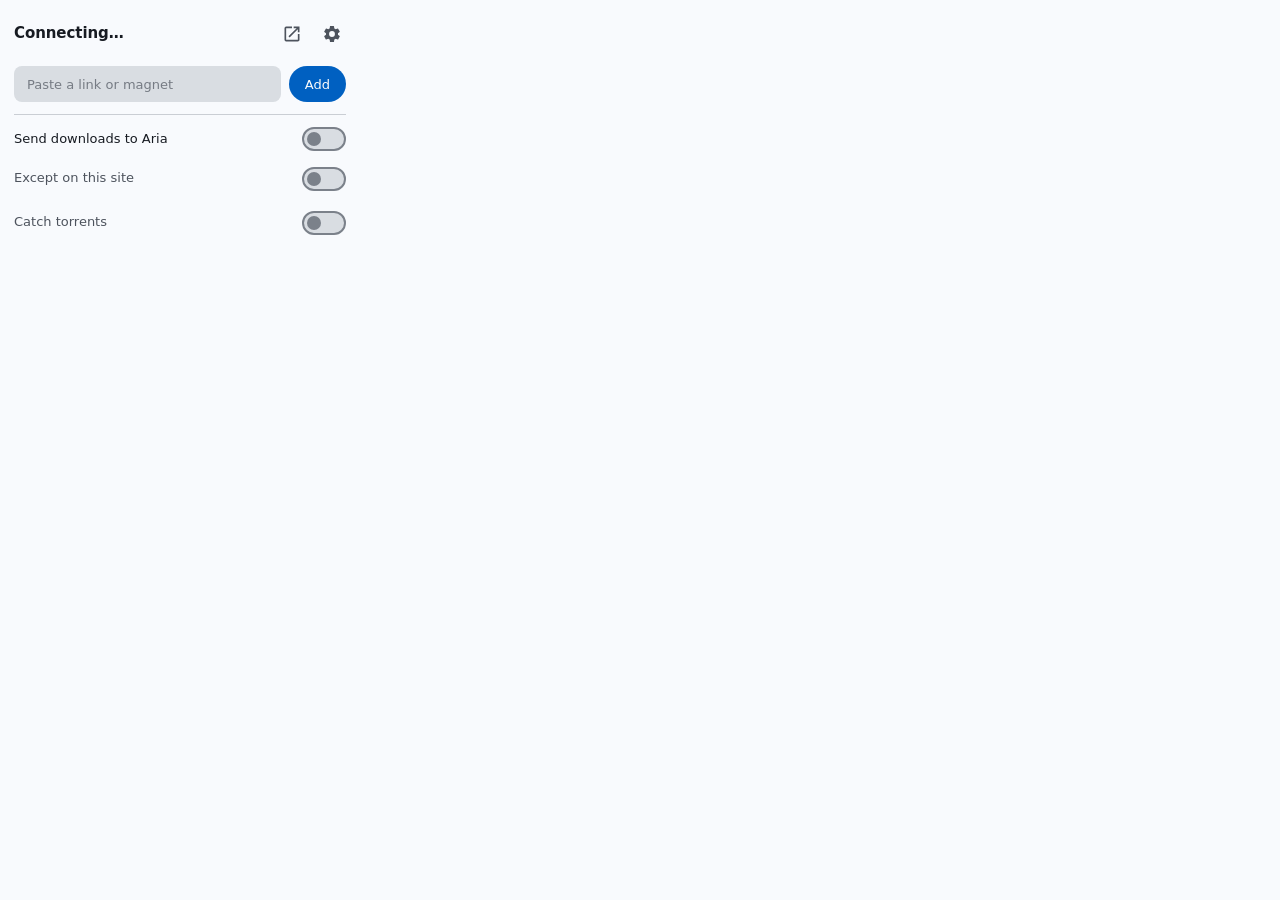
<file: extension/popup.html>
<!doctype html>
<html lang="en">
<head>
<meta charset="utf-8">
<link rel="stylesheet" href="lib/design.css">
<link rel="stylesheet" href="ui.css">
<title>Aria Download Manager</title>
</head>
<body class="popup">

<!-- What is happening comes first, as in the DankBar's quick menu: a headline,
     how fast and how long, then the downloads that matter, then the buttons. -->
<header>
  <div class="titles">
    <h1 id="headline">Connecting…</h1>
    <span id="subline" class="hint"></span>
  </div>
  <div class="chrome">
    <button id="open-ui" class="btn btn-icon" title="Open the manager" aria-label="Open the manager">
      <svg class="ico" viewBox="0 0 24 24"><path d="M19 19H5V5h7V3H5a2 2 0 0 0-2 2v14a2 2 0 0 0 2 2h14c1.1 0 2-.9 2-2v-7h-2v7zM14 3v2h3.59l-9.83 9.83 1.41 1.41L19 6.41V10h2V3h-7z"/></svg>
    </button>
    <button id="options" class="btn btn-icon" title="Extension settings" aria-label="Extension settings">
      <svg class="ico" viewBox="0 0 24 24"><path d="M19.14 12.94a7.5 7.5 0 0 0 .05-.94 7.5 7.5 0 0 0-.05-.94l2.03-1.58a.5.5 0 0 0 .12-.61l-1.92-3.32a.5.5 0 0 0-.6-.22l-2.39.96a7 7 0 0 0-1.62-.94l-.36-2.54a.5.5 0 0 0-.5-.42h-3.84a.5.5 0 0 0-.5.42l-.36 2.54c-.59.24-1.13.56-1.62.94l-2.39-.96a.5.5 0 0 0-.6.22L2.67 8.87a.5.5 0 0 0 .12.61l2.03 1.58c-.04.31-.05.62-.05.94s.01.63.05.94l-2.03 1.58a.5.5 0 0 0-.12.61l1.92 3.32c.13.22.39.3.6.22l2.39-.96c.5.38 1.03.7 1.62.94l.36 2.54c.04.24.25.42.5.42h3.84c.25 0 .46-.18.5-.42l.36-2.54c.59-.24 1.12-.56 1.62-.94l2.39.96c.22.08.47 0 .6-.22l1.92-3.32a.5.5 0 0 0-.12-.61l-2.03-1.58zM12 15.5A3.5 3.5 0 1 1 15.5 12 3.5 3.5 0 0 1 12 15.5z"/></svg>
    </button>
  </div>
</header>

<!-- When a link in the chain is broken: which one, and the fix. -->
<section id="trouble" class="trouble" hidden>
  <div class="t-head">
    <svg class="ico" viewBox="0 0 24 24" aria-hidden="true"><path d="M12 2a10 10 0 1 0 0 20 10 10 0 0 0 0-20zm1 15h-2v-2h2v2zm0-4h-2V7h2v6z"/></svg>
    <b id="trouble-title"></b>
  </div>
  <p id="trouble-text" class="hint"></p>
  <code id="trouble-cmd" class="cmd" hidden></code>
  <div class="row">
    <button id="trouble-primary" class="btn btn-primary btn-sm"></button>
    <button id="trouble-secondary" class="btn btn-sm" hidden></button>
  </div>
</section>

<div id="overall" class="overall" hidden>
  <div class="progress"><i id="overall-bar"></i></div>
  <span id="overall-text" class="hint"></span>
</div>

<div id="list" class="plist" hidden></div>

<div id="bulk" class="bulk3" hidden>
  <button id="b-pause" type="button"><svg class="ico" viewBox="0 0 24 24" aria-hidden="true"><path d="M6 19h4V5H6v14zm8-14v14h4V5h-4z"/></svg><span>Pause all</span></button>
  <button id="b-resume" type="button"><svg class="ico" viewBox="0 0 24 24" aria-hidden="true"><path d="M8 5v14l11-7z"/></svg><span>Resume</span></button>
  <button id="b-clear" type="button"><svg class="ico" viewBox="0 0 24 24" aria-hidden="true"><path d="M16 11h-1V3c0-1.1-.9-2-2-2h-2c-1.1 0-2 .9-2 2v8H8c-2.76 0-5 2.24-5 5v7h18v-7c0-2.76-2.24-5-5-5zm3 10h-2v-3c0-.55-.45-1-1-1s-1 .45-1 1v3h-2v-3c0-.55-.45-1-1-1s-1 .45-1 1v3H9v-3c0-.55-.45-1-1-1s-1 .45-1 1v3H5v-5c0-1.65 1.35-3 3-3h8c1.65 0 3 1.35 3 3v5z"/></svg><span>Clear</span></button>
</div>

<div id="off-banner" class="offbanner" hidden>
  <span class="hint">Catching is off — the browser keeps its downloads. Add still works.</span>
  <button id="turn-on" class="btn btn-primary btn-sm">Turn on</button>
</div>

<form id="add" class="addrow">
  <input id="url" placeholder="Paste a link or magnet" autocomplete="off" aria-label="Link to download">
  <button type="submit" class="btn btn-primary">Add</button>
</form>
<span id="add-hint" class="hint add-hint" hidden></span>

<footer>
  <!-- Same rows as the settings page, so a switch means the same thing in
       both places. The per-site rule is an exception to the one above it, so it
       is indented and quieter rather than being a peer. -->
  <label class="setting" for="enabled">
    <span class="text"><span class="label">Send downloads to Aria</span></span>
    <span class="switch"><input type="checkbox" id="enabled"><span class="track"><span class="knob"></span></span></span>
  </label>
  <label class="setting sub" for="site-block">
    <span class="text"><span class="label">Except on <span id="host">this site</span></span></span>
    <span class="switch"><input type="checkbox" id="site-block"><span class="track"><span class="knob"></span></span></span>
  </label>
  <label class="setting sub" for="captureMagnets">
    <span class="text"><span class="label">Catch torrents</span></span>
    <span class="switch"><input type="checkbox" id="captureMagnets"><span class="track"><span class="knob"></span></span></span>
  </label>
</footer>

<script src="lib/common.js"></script>
<script src="lib/present.js"></script>
<script src="lib/link.js"></script>
<script src="popup.js"></script>
</body>
</html>
</file>
<file: extension/lib/design.css>
/* Aria Download Manager — the design system every web surface shares
 (toolbar popup, settings page, manager page). The DankMaterialShell widget
 draws the same language with the shell's own Material widgets, so the three
 read as one product.

 Material 3 tonal system: a stack of surface containers instead of borders,
 one accent, sentence-case labels, 12 px radius on cards and 8 px on
 controls. Colours are OKLCH and switch with the browser's colour scheme via
 light-dark(); no build step, no framework, no icon font — icons are inline
 Material Symbols paths so they inherit currentColor.

 Deliberately no @layer: Firefox (155) does not restyle :checked/:hover state
 for rules inside a cascade layer when a script flips the state, so a switch
 set by code kept its old look. Source order does the same job.            */

/* ---- tokens ---- */
:root {
  color-scheme: light dark;

  /* --- surfaces: lowest sits under everything, highest floats on top --- */
  --surface:            light-dark(oklch(98.5% 0.004 260), oklch(16%   0.012 260));
  --surface-low:        light-dark(oklch(96.5% 0.005 260), oklch(18.5% 0.012 260));
  --surface-mid:        light-dark(oklch(94.5% 0.006 260), oklch(21%   0.012 260));
  --surface-high:       light-dark(oklch(92%   0.007 260), oklch(24%   0.012 260));
  --surface-highest:    light-dark(oklch(89.5% 0.008 260), oklch(27.5% 0.012 260));
  --on-surface:         light-dark(oklch(22%   0.015 260), oklch(93%   0.008 260));
  --on-surface-var:     light-dark(oklch(44%   0.018 260), oklch(72%   0.014 260));
  --outline:            light-dark(oklch(60%   0.016 260), oklch(52%   0.014 260));
  --outline-var:        light-dark(oklch(85%   0.010 260), oklch(31%   0.012 260));

  /* --- accent --- */
  --primary:            light-dark(oklch(50% 0.17 255), oklch(80% 0.12 255));
  --on-primary:         light-dark(oklch(99% 0 0),       oklch(24% 0.09 255));
  --primary-container:  light-dark(oklch(91% 0.05 255), oklch(36% 0.11 255));
  --on-primary-container: light-dark(oklch(26% 0.10 255), oklch(92% 0.05 255));
  --secondary-container: light-dark(oklch(90% 0.02 255), oklch(30% 0.03 255));
  --on-secondary-container: light-dark(oklch(24% 0.03 255), oklch(90% 0.02 255));

  /* --- semantic --- */
  --tertiary:           light-dark(oklch(50% 0.15 300), oklch(80% 0.11 300));
  --tertiary-container: light-dark(oklch(91% 0.05 300), oklch(35% 0.10 300));
  --error:              light-dark(oklch(52% 0.20 25),  oklch(76% 0.14 20));
  --error-container:    light-dark(oklch(92% 0.05 25),  oklch(31% 0.10 20));
  --success:            light-dark(oklch(52% 0.15 155), oklch(78% 0.14 155));
  --success-container:  light-dark(oklch(92% 0.06 155), oklch(30% 0.08 155));
  --warning:            light-dark(oklch(60% 0.15 75),  oklch(82% 0.14 75));
  --warning-container:  light-dark(oklch(94% 0.07 80),  oklch(33% 0.09 75));

  /* --- shape & motion --- */
  --r-xs: 6px;
  --r-sm: 8px;
  --r-md: 12px;
  --r-lg: 16px;
  --r-xl: 24px;
  --r-full: 999px;
  --ease: cubic-bezier(.2, 0, 0, 1);
  --t-fast: 120ms;
  --t-med: 220ms;
  --shadow-2: 0 2px 6px oklch(0% 0 0 / .18), 0 8px 24px oklch(0% 0 0 / .22);
  --shadow-3: 0 6px 16px oklch(0% 0 0 / .26), 0 20px 48px oklch(0% 0 0 / .30);

  /* --- type --- */
  --font: system-ui, -apple-system, "Segoe UI", Roboto, "Inter", sans-serif;
  --mono: ui-monospace, "JetBrains Mono", "SF Mono", Menlo, Consolas, monospace;
  --fs-xs: 11px;
  --fs-sm: 12px;
  --fs-md: 13px;
  --fs-lg: 15px;
  --fs-xl: 20px;
  --fs-2xl: 28px;

  /* --- control sizes --- */
  --ctl-h: 36px;
  --ctl-h-sm: 30px;
  --focus-ring: 0 0 0 3px color-mix(in oklch, var(--primary) 35%, transparent);
}


/* ---- base ---- */
*, *::before, *::after { box-sizing: border-box; }

html { -webkit-text-size-adjust: 100%; }

body {
  margin: 0;
  background: var(--surface);
  color: var(--on-surface);
  font: var(--fs-md)/1.45 var(--font);
  font-variant-numeric: tabular-nums;
  -webkit-font-smoothing: antialiased;
}

h1, h2, h3 { margin: 0; font-weight: 600; letter-spacing: -0.005em; }
h1 { font-size: var(--fs-xl); }
h2 { font-size: var(--fs-lg); }
h3 { font-size: var(--fs-md); color: var(--on-surface-var); font-weight: 600; }
p { margin: 0; }
a { color: var(--primary); }
code, kbd { font: var(--fs-sm)/1.4 var(--mono); }
code { color: var(--on-surface-var); }
small { color: var(--on-surface-var); font-weight: 400; font-size: var(--fs-sm); }
button { font: inherit; color: inherit; }
:focus-visible { outline: none; box-shadow: var(--focus-ring); }
::selection { background: color-mix(in oklch, var(--primary) 30%, transparent); }

[hidden] { display: none !important; }

@media (prefers-reduced-motion: reduce) {
  *, *::before, *::after { transition-duration: 0ms !important; animation-duration: 0ms !important; }
}


/* ---- components ---- */
/* ---------------------------------------------------------------- icons */
.ico {
  width: 1.15em; height: 1.15em; flex: none;
  fill: currentColor; display: inline-block; vertical-align: -0.2em;
}

/* -------------------------------------------------------------- buttons */
.btn {
  display: inline-flex; align-items: center; justify-content: center; gap: 6px;
  height: var(--ctl-h); padding: 0 16px;
  border: 0; border-radius: var(--r-full);
  background: var(--secondary-container); color: var(--on-secondary-container);
  font-weight: 500; font-size: var(--fs-md); line-height: 1;
  cursor: pointer; white-space: nowrap; user-select: none;
  transition: background var(--t-fast) var(--ease), color var(--t-fast) var(--ease),
              box-shadow var(--t-fast) var(--ease), opacity var(--t-fast);
  position: relative; overflow: hidden;
  &::after {
    content: ""; position: absolute; inset: 0; background: currentColor; opacity: 0;
    transition: opacity var(--t-fast);
  }
  &:hover::after { opacity: .08; }
  &:active::after { opacity: .14; }
  &:disabled { opacity: .38; cursor: default; &::after { opacity: 0; } }
  & .ico { width: 18px; height: 18px; margin-inline: -4px 0; }
  &.btn-sm { height: var(--ctl-h-sm); padding: 0 12px; font-size: var(--fs-sm); & .ico { width: 16px; height: 16px; } }
  &.btn-primary { background: var(--primary); color: var(--on-primary); }
  &.btn-tonal { background: var(--primary-container); color: var(--on-primary-container); }
  &.btn-text { background: transparent; color: var(--primary); padding-inline: 10px; }
  &.btn-outline { background: transparent; box-shadow: inset 0 0 0 1px var(--outline-var); color: var(--on-surface); }
  &.btn-danger { background: var(--error-container); color: var(--error); }
  &.btn-danger.btn-primary { background: var(--error); color: var(--on-primary); }
  &.btn-icon {
    width: 40px; height: 40px; padding: 0; border-radius: 50%;
    background: transparent; color: var(--on-surface-var);
    & .ico { width: 20px; height: 20px; margin: 0; }
    &:hover { color: var(--on-surface); }
    &.btn-sm { width: 32px; height: 32px; & .ico { width: 18px; height: 18px; } }
    &.btn-danger { color: var(--error); background: transparent; }
    &.is-active { background: var(--secondary-container); color: var(--on-secondary-container); }
  }
}

/* ----------------------------------------------------------- text fields */
/* :not() with a list keeps the specificity at one class, so a later
   `.search input` or `.unit-input input` can still override it. */
.input, input:not([type="checkbox"], [type="radio"], [type="file"]), select, textarea {
  width: 100%; min-width: 0;
  height: var(--ctl-h); padding: 0 12px;
  background: var(--surface-highest); color: var(--on-surface);
  border: 1px solid transparent; border-radius: var(--r-sm);
  font: inherit; font-size: var(--fs-md);
  transition: border-color var(--t-fast), background var(--t-fast);
  &::placeholder { color: var(--on-surface-var); opacity: .7; }
  &:hover { border-color: var(--outline-var); }
  &:focus { outline: none; border-color: var(--primary); box-shadow: 0 0 0 1px var(--primary) inset; }
  &:disabled { opacity: .5; }
}
textarea { height: auto; padding: 8px 12px; resize: vertical; line-height: 1.45; }
select {
  appearance: none; padding-right: 30px; cursor: pointer;
  background-image: url("data:image/svg+xml,%3Csvg xmlns='http://www.w3.org/2000/svg' viewBox='0 0 24 24' fill='%23888'%3E%3Cpath d='M7 10l5 5 5-5z'/%3E%3C/svg%3E");
  background-repeat: no-repeat; background-position: right 8px center; background-size: 18px;
}
input[type="file"] { font-size: var(--fs-sm); color: var(--on-surface-var); }
input[type="file"]::file-selector-button {
  margin-right: 10px; height: var(--ctl-h-sm); padding: 0 12px;
  border: 0; border-radius: var(--r-full); background: var(--secondary-container);
  color: var(--on-secondary-container); font: inherit; font-size: var(--fs-sm); cursor: pointer;
}
input[type="number"] { appearance: textfield; -moz-appearance: textfield; }

/* A labelled control, stacked. */
.field {
  display: flex; flex-direction: column; gap: 5px; min-width: 0;
  & > span:first-child { font-size: var(--fs-sm); color: var(--on-surface-var); display: flex; gap: 6px; align-items: baseline; flex-wrap: wrap; }
  & > span:first-child small { font-size: var(--fs-xs); }
  & .help { font-size: var(--fs-xs); color: var(--on-surface-var); line-height: 1.4; }
}

/* A number and its unit, read as one control. */
.unit-input {
  display: flex; min-width: 0;
  & input { flex: 1; border-start-end-radius: 0; border-end-end-radius: 0; }
  & select { flex: none; width: auto; margin-inline-start: -1px; border-start-start-radius: 0; border-end-start-radius: 0; }
  & :is(input, select):focus { position: relative; z-index: 1; }
}

/* Search box with a leading icon. */
.search {
  position: relative; display: flex; align-items: center; min-width: 0;
  & .ico { position: absolute; left: 10px; width: 18px; height: 18px; color: var(--on-surface-var); pointer-events: none; }
  & input { padding-left: 34px; border-radius: var(--r-full); background: var(--surface-high); }
}

/* --------------------------------------------------------------- switch */
/* One control for every yes/no. A real checkbox underneath, so scripts that
   read .checked by id do not care what it looks like. */
.switch { display: inline-flex; align-items: center; cursor: pointer; flex: none; position: relative; }
.switch input { position: absolute; opacity: 0; width: 0; height: 0; margin: 0; }
.switch .track {
  width: 44px; height: 24px; border-radius: var(--r-full);
  background: var(--surface-highest); border: 2px solid var(--outline);
  display: inline-flex; align-items: center; padding: 0 3px;
  transition: background var(--t-med) var(--ease), border-color var(--t-med) var(--ease);
}
.switch .knob {
  width: 14px; height: 14px; border-radius: 50%; background: var(--outline);
  display: grid; place-items: center;
  transition: transform var(--t-med) var(--ease), width var(--t-med) var(--ease),
              height var(--t-med) var(--ease), background var(--t-med) var(--ease);
}
.switch .knob::after {
  content: ""; width: 10px; height: 10px; opacity: 0;
  background: currentColor; color: var(--on-primary);
  mask: url("data:image/svg+xml,%3Csvg xmlns='http://www.w3.org/2000/svg' viewBox='0 0 24 24'%3E%3Cpath d='M9 16.17 4.83 12l-1.42 1.41L9 19 21 7l-1.41-1.41z'/%3E%3C/svg%3E") center / contain no-repeat;
  transition: opacity var(--t-fast);
}
/* State rules, flat so the selector reads at a glance. */
.switch input:checked + .track { background: var(--primary); border-color: var(--primary); }
.switch input:checked + .track .knob { width: 18px; height: 18px; background: var(--on-primary); transform: translateX(18px); }
.switch input:checked + .track .knob::after { opacity: 1; color: var(--primary); }
.switch input:focus-visible + .track { box-shadow: var(--focus-ring); }
.switch input:disabled + .track { opacity: .38; }
.switch.unset .track { border-style: dashed; }

/* A settings row: text on the left, control on the right. */
.setting {
  display: flex; align-items: center; justify-content: space-between; gap: 16px;
  padding: 12px 0; cursor: pointer; min-height: 52px;
  & + .setting { border-top: 1px solid var(--outline-var); }
  & .text { flex: 1; min-width: 0; display: flex; flex-direction: column; gap: 2px; }
  & .label { font-size: var(--fs-md); color: var(--on-surface); }
  & .hint { font-size: var(--fs-sm); color: var(--on-surface-var); line-height: 1.4; }
  &.sub { padding-inline-start: 18px; }
  &.sub .label { color: var(--on-surface-var); }
  &:has(input:disabled), &[aria-disabled="true"] { opacity: .45; cursor: default; }
}

/* -------------------------------------------------------- segmented / chips */
.seg {
  display: inline-flex; padding: 0; border-radius: var(--r-full);
  box-shadow: inset 0 0 0 1px var(--outline-var); background: transparent;
  & button {
    display: inline-flex; align-items: center; gap: 6px;
    height: var(--ctl-h-sm); padding: 0 14px; border: 0; background: transparent;
    color: var(--on-surface); font-size: var(--fs-sm); font-weight: 500; cursor: pointer;
    transition: background var(--t-fast), color var(--t-fast);
    &:first-child { border-radius: var(--r-full) 0 0 var(--r-full); padding-left: 16px; }
    &:last-child { border-radius: 0 var(--r-full) var(--r-full) 0; padding-right: 16px; }
    & + button { box-shadow: inset 1px 0 0 var(--outline-var); }
    & .ico { width: 16px; height: 16px; opacity: 0; width: 0; margin-right: -6px; transition: width var(--t-fast), opacity var(--t-fast), margin var(--t-fast); }
    &[aria-pressed="true"], &.active {
      background: var(--secondary-container); color: var(--on-secondary-container);
      & .ico { opacity: 1; width: 16px; margin-right: 0; }
    }
    &:hover:not(.active):not([aria-pressed="true"]) { background: color-mix(in oklch, var(--on-surface) 6%, transparent); }
  }
  &.seg-sm button { height: 26px; padding-inline: 11px; font-size: var(--fs-xs); }
}

.chip {
  display: inline-flex; align-items: center; gap: 6px;
  height: 32px; padding: 0 12px;
  border: 1px solid var(--outline-var); border-radius: var(--r-sm);
  background: transparent; color: var(--on-surface-var);
  font-size: var(--fs-sm); font-weight: 500; cursor: pointer; white-space: nowrap;
  transition: background var(--t-fast), color var(--t-fast), border-color var(--t-fast);
  & .n { font-weight: 600; font-size: var(--fs-xs); color: var(--on-surface-var); padding: 1px 6px; border-radius: var(--r-full); background: var(--surface-highest); }
  & .n:empty { display: none; }
  & .check { display: none; width: 16px; height: 16px; }
  &:hover { background: color-mix(in oklch, var(--on-surface) 6%, transparent); color: var(--on-surface); }
  &.active {
    background: var(--secondary-container); color: var(--on-secondary-container); border-color: transparent;
    & .n { background: color-mix(in oklch, var(--on-secondary-container) 12%, transparent); color: inherit; }
    & .check { display: inline-block; }
  }
}
.chiprow { display: flex; flex-wrap: wrap; gap: 6px; }

/* ------------------------------------------------------------------ tabs */
.tabs {
  display: flex; gap: 4px; align-items: center;
  & .tab {
    position: relative; display: inline-flex; align-items: center; gap: 8px;
    height: 44px; padding: 0 14px; border: 0; background: transparent;
    color: var(--on-surface-var); font-weight: 500; font-size: var(--fs-md); cursor: pointer;
    border-radius: var(--r-sm) var(--r-sm) 0 0;
    transition: color var(--t-fast), background var(--t-fast);
    & .ico { width: 18px; height: 18px; }
    &:hover { color: var(--on-surface); background: color-mix(in oklch, var(--on-surface) 5%, transparent); }
    &::after {
      content: ""; position: absolute; left: 12px; right: 12px; bottom: 0; height: 3px;
      border-radius: 3px 3px 0 0; background: var(--primary); transform: scaleX(0);
      transition: transform var(--t-med) var(--ease);
    }
    &.active { color: var(--primary); &::after { transform: scaleX(1); } }
    & .badge {
      font-size: var(--fs-xs); font-weight: 600; line-height: 1;
      padding: 3px 6px; border-radius: var(--r-full);
      background: var(--surface-highest); color: var(--on-surface-var);
    }
    &.active .badge { background: var(--primary-container); color: var(--on-primary-container); }
  }
}

/* ----------------------------------------------------------------- cards */
.card {
  background: var(--surface-low); border-radius: var(--r-lg); padding: 16px;
  &.card-high { background: var(--surface-mid); }
  &.card-outlined { background: transparent; box-shadow: inset 0 0 0 1px var(--outline-var); }
  & > h2, & > h3 { margin-bottom: 10px; }
  & > .card-head { display: flex; align-items: center; justify-content: space-between; gap: 12px; margin-bottom: 12px; flex-wrap: wrap; }
  & > .card-head h2, & > .card-head h3 { margin: 0; }
  & > .card-head .lead { font-size: var(--fs-sm); color: var(--on-surface-var); flex: 1 1 100%; margin-top: -6px; }
}
.stack { display: flex; flex-direction: column; gap: 14px; }
.grid2 { display: grid; grid-template-columns: repeat(auto-fit, minmax(220px, 1fr)); gap: 12px 16px; }
.grid3 { display: grid; grid-template-columns: repeat(auto-fit, minmax(160px, 1fr)); gap: 12px 16px; }

/* ------------------------------------------------------------------ tags */
.tag {
  display: inline-flex; align-items: center; gap: 4px;
  height: 20px; padding: 0 8px; border-radius: var(--r-xs);
  background: var(--surface-highest); color: var(--on-surface-var);
  font-size: var(--fs-xs); font-weight: 600; line-height: 1; white-space: nowrap;
  &.tag-active   { background: var(--primary-container);  color: var(--on-primary-container); }
  &.tag-complete { background: var(--success-container);  color: var(--success); }
  &.tag-error    { background: var(--error-container);    color: var(--error); }
  &.tag-paused   { background: var(--warning-container);  color: var(--warning); }
  &.tag-rule     { background: var(--tertiary-container); color: var(--tertiary); }
  &.tag-missing  { background: var(--warning-container);  color: var(--warning); }
  &.tag-pending  { background: var(--warning-container);  color: var(--warning); font-weight: 500; }
}

/* A live status: dot + word. */
.status {
  display: inline-flex; align-items: center; gap: 7px;
  font-size: var(--fs-sm); color: var(--on-surface-var);
  &::before { content: ""; width: 8px; height: 8px; border-radius: 50%; background: var(--outline); flex: none; }
  &.ok::before { background: var(--success); box-shadow: 0 0 0 3px color-mix(in oklch, var(--success) 25%, transparent); }
  &.err::before { background: var(--error); box-shadow: 0 0 0 3px color-mix(in oklch, var(--error) 25%, transparent); }
  &.busy::before { background: var(--primary); animation: pulse 1.6s infinite; }
}
@keyframes pulse { 50% { opacity: .35; } }

/* --------------------------------------------------------------- progress */
.progress {
  height: 4px; border-radius: var(--r-full); background: var(--surface-highest); overflow: hidden;
  & > i { display: block; height: 100%; width: 0; border-radius: inherit; background: var(--primary); transition: width var(--t-med) var(--ease); }
}

/* ------------------------------------------------------------------ stats */
.stat {
  display: flex; flex-direction: column; gap: 1px; min-width: 0;
  & label { font-size: var(--fs-xs); color: var(--on-surface-var); text-transform: uppercase; letter-spacing: .05em; font-weight: 600; }
  & b { font-size: var(--fs-lg); font-weight: 600; line-height: 1.2; }
  &.is-zero b { color: var(--on-surface-var); font-weight: 500; }
}

/* ---------------------------------------------------------------- toasts */
.toasts {
  position: fixed; right: 16px; bottom: 16px; z-index: 50;
  display: flex; flex-direction: column; gap: 8px; align-items: flex-end; pointer-events: none;
}
.toast {
  display: flex; align-items: center; gap: 10px;
  padding: 10px 16px; border-radius: var(--r-md); max-width: 420px;
  background: var(--surface-highest); color: var(--on-surface);
  box-shadow: var(--shadow-2); font-size: var(--fs-md);
  border-inline-start: 3px solid var(--primary);
  animation: toast-in var(--t-med) var(--ease);
  &.ok { border-color: var(--success); }
  &.error { border-color: var(--error); }
}
@keyframes toast-in { from { opacity: 0; transform: translateY(8px); } }

/* ---------------------------------------------------------------- dialog */
dialog {
  border: 0; padding: 0; border-radius: var(--r-xl);
  background: var(--surface-high); color: var(--on-surface);
  box-shadow: var(--shadow-3); max-width: min(94vw, 720px); width: 100%;
  &::backdrop { background: oklch(0% 0 0 / .45); backdrop-filter: blur(2px); }
  & form { padding: 20px 24px 20px; display: flex; flex-direction: column; gap: 14px; }
  & .dialog-head { display: flex; align-items: center; justify-content: space-between; gap: 12px; }
  & .dialog-actions { display: flex; justify-content: flex-end; gap: 8px; margin-top: 4px; }
  & .dialog-body { display: flex; flex-direction: column; gap: 14px; max-height: min(70vh, 640px); overflow: auto; padding: 2px; margin: -2px; }
}

/* ------------------------------------------------------------------ misc */
.hint { font-size: var(--fs-sm); color: var(--on-surface-var); line-height: 1.45; }
.hint.ok { color: var(--success); }
.hint.err { color: var(--error); }
.err { color: var(--error); }
.spacer { flex: 1; }
.row { display: flex; align-items: center; gap: 8px; min-width: 0; }
.row.wrap { flex-wrap: wrap; }
.kv {
  display: grid; grid-template-columns: max-content 1fr; gap: 6px 16px; align-items: baseline;
  & label { font-size: var(--fs-sm); color: var(--on-surface-var); }
  & code, & span { font-size: var(--fs-sm); word-break: break-all; }
}
.empty {
  display: flex; flex-direction: column; align-items: center; gap: 8px;
  padding: 48px 16px; text-align: center; color: var(--on-surface-var);
  & .ico { width: 36px; height: 36px; opacity: .5; }
  & b { color: var(--on-surface); font-weight: 600; }
}
.divider { height: 1px; background: var(--outline-var); margin: 4px 0; }
.mono { font-family: var(--mono); font-size: var(--fs-sm); }
.dim { color: var(--on-surface-var); }

/* A row of the same setting in a compact two-column option grid. */
.optfield {
  display: grid; grid-template-columns: 1fr var(--optval, 200px); gap: 4px 14px; align-items: center;
  padding: 8px 0; min-height: 44px;
  & + .optfield { border-top: 1px solid var(--outline-var); }
  & > label { font-size: var(--fs-md); color: var(--on-surface); display: flex; flex-direction: column; gap: 2px; min-width: 0; }
  & > label small { font-family: var(--mono); font-size: var(--fs-xs); color: var(--on-surface-var); }
  & > label em { font-style: normal; font-size: var(--fs-xs); color: var(--on-surface-var); line-height: 1.35; }
  & > label .tag { align-self: flex-start; margin-top: 2px; }
  & .boolcell { display: flex; justify-content: flex-end; align-items: center; gap: 8px; }
  & .unset-note { font-size: var(--fs-xs); color: var(--on-surface-var); }
  &.dirty { box-shadow: inset 3px 0 0 var(--primary); padding-inline-start: 10px; }
  &.dirty > label { color: var(--primary); }
}
/* The value column is a fixed width, and a label is free to shrink, so in a
   narrow window the label ends up a few characters wide with the option's
   description wrapping one word per line. Measured against the card rather
   than the window: the same rows also sit in the detail panel's column. */
.optgroup, .card, .dl-detail { container-type: inline-size; }
@container (max-width: 430px) {
  .optfield { grid-template-columns: 1fr; }
  .optfield .boolcell { justify-content: flex-start; }
}

.optgroup { padding-block: 4px; }
.optgroup > h3 { margin: 6px 0 2px; }
</file>
<file: extension/lib/filetree.css>
/* The file tree (lib/filetree-view.js), shared by the download dialog and the
   manager page. One grid for every row and the header, so columns line up. */
.ftree {
  --ft-cols: minmax(0, 1fr) 84px 44px 126px;
  display: flex; flex-direction: column; gap: 8px; min-width: 0;
  container-type: inline-size;
}
.ftree.ft-noprogress { --ft-cols: minmax(0, 1fr) 84px 126px; }
.ftree.ft-noprogress .ft-done, .ftree.ft-noprogress .ft-col-progress { display: none; }

.ft-bar { display: flex; align-items: center; gap: 10px; flex-wrap: wrap; }
.ft-check { display: inline-flex; align-items: center; gap: 8px; font-size: var(--fs-sm); color: var(--on-surface-var); }
.ftree input[type="checkbox"] { width: 16px; height: 16px; margin: 0; accent-color: var(--primary); flex: none; cursor: pointer; }
.ft-filter { max-width: 200px; height: var(--ctl-h-sm); }
.ft-spacer { flex: 1; }
.ft-setall { width: 160px; height: var(--ctl-h-sm); font-size: var(--fs-sm); }

.ft-head, .ft-row {
  display: grid; grid-template-columns: var(--ft-cols); align-items: center; gap: 10px;
  padding: 0 10px;
}
.ft-head { color: var(--on-surface-var); font-size: var(--fs-xs); text-transform: uppercase; letter-spacing: .04em; }
.ft-col {
  all: unset; cursor: pointer; padding: 4px 0; text-align: left; white-space: nowrap;
  &.is-sorted { color: var(--primary); }
  &:focus-visible { outline: 2px solid var(--primary); outline-offset: 2px; border-radius: 4px; }
}
.ft-col-size { text-align: right; }

.ft-list {
  background: var(--surface-low); border-radius: var(--r-sm);
  max-height: 340px; overflow: auto;
}
.ft-row {
  min-height: 34px; font-size: var(--fs-md); border-radius: 10px;
  &.is-dir { min-height: 38px; background: color-mix(in oklch, var(--on-surface) 4%, transparent); }
  &:hover { background: var(--surface-mid); }
}
.ft-list { display: flex; flex-direction: column; gap: 2px; padding: 4px; }
/* A file sits one step in from its folder's checkbox. */
.ft-name {
  display: flex; align-items: center; gap: 6px; min-width: 0;
  padding-left: calc(var(--depth, 0) * 22px);
}
.ft-row:not(.is-dir) .ft-name { padding-left: calc(var(--depth, 0) * 22px + 26px); }
.ft-count { flex: none; font-size: var(--fs-xs); color: var(--outline); }
.ft-twisty {
  all: unset; width: 20px; height: 20px; flex: none; display: grid; place-items: center;
  color: var(--on-surface-var); cursor: pointer; border-radius: 4px;
  & .ico { width: 18px; height: 18px; transition: transform var(--t-fast) var(--ease); }
  &.is-open .ico { transform: rotate(90deg); }
  &:focus-visible { outline: 2px solid var(--primary); }
}
.ft-folder { color: var(--primary); display: grid; flex: none; & .ico { width: 18px; height: 18px; } }
.ft-label { min-width: 0; overflow: hidden; text-overflow: ellipsis; white-space: nowrap; }
.is-dir .ft-label { font-weight: 600; cursor: pointer; }
.is-off .ft-label { color: var(--on-surface-var); }
.ft-size { text-align: right; color: var(--on-surface-var); font-size: var(--fs-sm); font-variant-numeric: tabular-nums; line-height: 1.2; }
.ft-done { display: flex; align-items: center; gap: 6px; }
.ft-bar-track { flex: 1; height: 6px; border-radius: 3px; background: var(--surface-highest); overflow: hidden; }
.ft-bar-fill { display: block; height: 100%; background: var(--primary); border-radius: 3px; }
.ft-done.is-full .ft-bar-fill { background: var(--success); }
.ft-pct { width: 38px; text-align: right; color: var(--on-surface-var); font-size: var(--fs-xs); font-variant-numeric: tabular-nums; }
.ft-level { height: 26px; font-size: var(--fs-sm); padding: 0 22px 0 8px; border-radius: 13px; background-position: right 4px center; }
.ft-level.is-raised { background-color: var(--secondary-container); color: var(--on-secondary-container); font-weight: 600; }
.is-off .ft-level { color: var(--on-surface-var); }
.ft-foldall[hidden] { display: none; }

/* A narrow pane (the manager page's side pane): the progress becomes a line
   under the name and the counts step aside, so the name keeps its room. */
@container (max-width: 520px) {
  .ft-head, .ft-row { --ft-cols: minmax(0, 1fr) 62px 104px; gap: 6px; padding: 0 6px; }
  .ft-count { display: none; }
  /* The rings show the progress; sorting by it stays, as a small ring at
     the left, as on the rows. */
  .ftree:not(.ft-noprogress) .ft-head { --ft-cols: auto minmax(0, 1fr) 62px 104px; }
  .ft-col-progress { order: -1; font-size: 0; display: inline-flex; align-items: center; gap: 2px; }
  .ft-col-progress::before {
    content: ''; width: 9px; height: 9px; border: 1.5px solid currentColor; border-radius: 50%;
  }
  .ft-col-progress .ft-arrow { font-size: var(--fs-xs); }
  .ft-level { padding-left: 8px; }
  .ft-done { display: none; }
  .ft-row:not(.is-dir) .ft-name { padding-left: calc(var(--depth, 0) * 14px + 26px); }
  .ft-name { padding-left: calc(var(--depth, 0) * 14px); }
}
.ft-empty { padding: 14px; color: var(--on-surface-var); font-size: var(--fs-md); margin: 0; }
.ft-note { flex: 0 1 auto; min-width: 0; overflow: hidden; text-overflow: ellipsis; white-space: nowrap; font-size: var(--fs-xs); color: var(--warning); }
.is-noted .ft-label { flex: 0 0 auto; max-width: 70%; }
.is-noted .ft-label { color: var(--warning); }
.ft-row { cursor: default; user-select: none; }
.ft-row.is-picked { background: color-mix(in oklch, var(--primary) 14%, transparent); }
.ft-row.is-picked:hover { background: color-mix(in oklch, var(--primary) 18%, transparent); }
.ft-unpick[hidden] { display: none; }

/* Progress as a ring round each row's icon (the DankBar pill's look): the
   track, then the done share in the accent, green when finished. */
.ft-ring {
  --ring: var(--on-surface-var);
  position: relative; flex: none; width: 26px; height: 26px; border-radius: 50%; display: grid; place-items: center;
  color: var(--on-surface-var);
  &::before {
    content: ""; position: absolute; inset: 0; border-radius: 50%;
    background: conic-gradient(var(--ring) calc(var(--p) * 1%), color-mix(in oklch, var(--outline) 35%, transparent) 0);
    -webkit-mask: radial-gradient(farthest-side, transparent calc(100% - 2.5px), #000 calc(100% - 2px));
    mask: radial-gradient(farthest-side, transparent calc(100% - 2.5px), #000 calc(100% - 2px));
  }
  & .ico { width: 14px; height: 14px; }
  &.is-moving { --ring: var(--primary); color: var(--primary); }
  &.is-full { --ring: var(--success); color: var(--success); }
  &.is-off { color: var(--outline); &::before { display: none; } }
}
.ft-col-progress, .ft-done { text-align: right; justify-content: flex-end; }
.ft-done.is-full .ft-pct { color: var(--success); }
/* Narrower still (the default side pane): the size steps aside too, so the
   name keeps its room; the folder row and the summary still give sizes. */
@container (max-width: 400px) {
  .ft-head, .ft-row { --ft-cols: minmax(0, 1fr) 104px; }
  .ft-size, .ft-col-size { display: none; }
  .ftree:not(.ft-noprogress) .ft-head { --ft-cols: auto minmax(0, 1fr) 104px; }
}
</file>
<file: extension/manager/style.css>
/* Aria Download Manager — manager page layout. Colours, controls and type come
   from ../lib/design.css; this file places things and styles what only this
   page has (download rows, rule cards, the option grid).

   The page is the DankBar's wide window: a rail for sections and filters (the
   only place counts live), the list, the selected download in a pane beside
   it, and the totals in a status bar. Under 1100 px it falls back to tabs,
   chips and details that open under their row.                              */

:root {
  --rail: 220px;
  --pane: 380px;
  --head: 68px;
  --optval: 220px;
}

body { min-height: 100vh; display: flex; flex-direction: column; }

/* ------------------------------------------------------------- masthead */
.masthead {
  position: sticky; top: 0; z-index: 20;
  background: color-mix(in oklch, var(--surface) 97%, transparent);
  backdrop-filter: blur(14px);
  border-bottom: 1px solid var(--outline-var);
}
.topbar {
  display: flex; align-items: center; gap: 20px; min-height: var(--head);
  padding: 8px 20px; box-sizing: border-box;
  & .logo {
    width: 38px; height: 38px; border-radius: 11px; display: grid; place-items: center; flex: none;
    background: var(--primary-container); color: var(--on-primary-container);
    & .ico { width: 22px; height: 22px; }
  }
  & .rate { display: flex; flex-direction: column; gap: 1px; flex: none; }
  & .rate label { font-size: var(--fs-xs); color: var(--on-surface-var); }
  & .rate b { font-size: 24px; font-weight: 700; line-height: 1.1; color: var(--primary); }
  & .rate.small b { font-size: var(--fs-lg); font-weight: 600; color: var(--on-surface); }
  & .rate b.quiet { color: var(--on-surface-var); font-weight: 500; }
  & .spark { width: 200px; height: 36px; flex: 0 1 200px; min-width: 60px; }
  & .spark .area { fill: color-mix(in oklch, var(--primary) 16%, transparent); }
  & .spark .line { fill: none; stroke: var(--primary); stroke-width: 2; vector-effect: non-scaling-stroke; stroke-linejoin: round; }
  & .btn { flex: none; }
}
nav.tabs { padding: 0 20px; display: none; }

/* --------------------------------------------------------------- layout */
.layout {
  flex: 1; display: grid; align-items: start;
  grid-template-columns: var(--rail) minmax(0, 1fr) var(--pane);
}
body:not([data-tab="downloads"]) .layout { grid-template-columns: var(--rail) minmax(0, 1fr); }
body:not([data-tab="downloads"]) .pane { display: none; }

.rail {
  position: sticky; top: var(--head); height: calc(100vh - var(--head) - 34px); overflow: auto;
  display: flex; flex-direction: column; gap: 2px; padding: 14px 10px;
  border-right: 1px solid var(--outline-var); box-sizing: border-box;
  & #btn-add-rail { margin-bottom: 12px; }
  & .nav {
    display: flex; align-items: center; gap: 10px; height: 36px; padding: 0 12px;
    border: 0; border-radius: var(--r-full); background: none; color: var(--on-surface);
    font: inherit; font-size: var(--fs-md); text-align: left; cursor: pointer;
    transition: background var(--t-fast);
  }
  & .nav .ico { width: 18px; height: 18px; color: var(--on-surface-var); }
  & .nav .n { margin-left: auto; font-size: var(--fs-sm); color: var(--on-surface-var); font-variant-numeric: tabular-nums; }
  & .nav:hover { background: color-mix(in oklch, var(--on-surface) 6%, transparent); }
  & .nav.active { background: var(--primary-container); color: var(--on-primary-container); font-weight: 600; }
  & .nav.active .ico, & .nav.active .n { color: var(--on-primary-container); }
  & .nav.is-zero:not(.active) { color: var(--on-surface-var); }
  & .nav.bad:not(.is-zero) .n { color: var(--error); font-weight: 600; }
  & .nav.gap { margin-top: 14px; }
}

main { padding: 16px 20px 40px; min-width: 0; }
.tabpane { display: none; flex-direction: column; gap: 14px; }
.tabpane.active { display: flex; }
body.offline .tabpane, body.offline #aria2-banner { display: none !important; }
/* Offline, the last numbers would be stale: the masthead and pane go quiet. */
body.offline .layout { grid-template-columns: var(--rail) minmax(0, 1fr); }
body.offline .pane, body.offline .topbar .spark, body.offline .topbar .rate.small,
body.offline #btn-flip, body.offline #btn-purge { display: none; }
body.offline .topbar .rate b { color: var(--on-surface-var); }

.statusbar {
  position: sticky; bottom: 0; z-index: 15;
  display: flex; align-items: center; gap: 18px; padding: 7px 20px;
  font-size: var(--fs-sm); color: var(--on-surface-var); font-variant-numeric: tabular-nums;
  background: var(--surface-low); border-top: 1px solid var(--outline-var);
  & .sb-down { color: var(--primary); font-weight: 600; }
  & .status { font-size: var(--fs-sm); }
}

/* ------------------------------------------------- trouble and banners */
.trouble-page {
  display: flex; flex-direction: column; align-items: center; gap: 12px; text-align: center;
  max-width: 560px; margin: 48px auto; padding: 0 12px;
  & .t-ico { width: 64px; height: 64px; border-radius: 50%; display: grid; place-items: center; background: var(--surface-high); color: var(--on-surface-var); }
  & .t-ico .ico { width: 32px; height: 32px; }
  & h2 { font-size: var(--fs-xl); }
  & .cmdrow { display: flex; align-items: center; gap: 8px; width: 100%; }
  & code { flex: 1; padding: 8px 12px; border-radius: var(--r-sm); background: var(--surface-low); color: var(--on-surface); text-align: left; overflow-wrap: anywhere; user-select: all; }
}
.banner {
  display: flex; align-items: center; gap: 12px; padding: 10px 10px 10px 16px; margin-bottom: 14px;
  border-radius: var(--r-md); background: var(--surface-high);
  & > div { display: flex; flex-direction: column; gap: 2px; min-width: 0; }
  &.err { background: var(--error-container); }
}

/* ----------------------------------------------------------------- panes */
.panehead {
  display: flex; align-items: flex-start; justify-content: space-between; gap: 16px; flex-wrap: wrap;
  padding-top: 8px;
  & > div:first-child { display: flex; flex-direction: column; gap: 4px; max-width: 62ch; }
  & h2 { font-size: var(--fs-xl); font-weight: 600; }
  & .panehead-actions { display: flex; align-items: center; gap: 8px; flex-wrap: wrap; }
  & .search { width: 220px; }
  & .search input { height: var(--ctl-h); }
}
.inline-field {
  display: inline-flex; align-items: center; gap: 8px; font-size: var(--fs-sm); color: var(--on-surface-var);
  & select { width: auto; height: var(--ctl-h); }
}

/* Simple / Advanced: sections carry their level; the pane carries the mode. */
[data-level="advanced"] { display: none; }
[data-level="simple"] { display: block; }
.mode-advanced [data-level="advanced"] { display: revert; }
.mode-advanced .stack[data-level="advanced"] { display: flex; }
.mode-advanced .card[data-level="advanced"] { display: block; }
.mode-advanced .search[data-level="advanced"] { display: flex; }
.mode-advanced .field[data-level="advanced"] { display: flex; }
.mode-advanced .setting[data-level="advanced"] { display: flex; }
.mode-advanced [data-level="simple"] { display: none; }
.options-note:empty { display: none; }

/* --------------------------------------------------------------- filter bar */
.filterbar {
  display: flex; align-items: center; gap: 10px; flex-wrap: wrap;
  & .chiprow { display: none; }
  & .search { flex: 1; min-width: 180px; }
}
.chip.is-zero:not(.active) { opacity: .55; }
.chip[data-filter="error"]:not(.is-zero):not(.active) { color: var(--error); border-color: color-mix(in oklch, var(--error) 50%, transparent); }
.filehead {
  display: flex; align-items: center; justify-content: space-between; gap: 8px; margin-bottom: 6px;
  & label { display: flex; align-items: center; gap: 6px; font-size: var(--fs-sm); color: var(--on-surface-var); white-space: nowrap; }
}
:is(.filerow, .filehead) select.prio { width: auto; flex: none; height: 28px; font-size: var(--fs-xs); padding-left: 8px; }
.filerow.is-skipped .fname { color: var(--on-surface-var); text-decoration: line-through; }
.sortctl {
  display: flex; align-items: center; gap: 6px;
  & label { font-size: var(--fs-sm); color: var(--on-surface-var); }
  & select { width: auto; height: var(--ctl-h-sm); font-size: var(--fs-sm); }
}
.bulkbar {
  display: flex; align-items: center; gap: 8px; flex-wrap: wrap;
  padding: 8px 8px 8px 14px; border-radius: var(--r-md);
  background: var(--secondary-container); color: var(--on-secondary-container);
  & .count { font-weight: 600; font-size: var(--fs-sm); }
  &.confirming { background: var(--error-container); color: var(--on-surface); }
  & .question { font-size: var(--fs-sm); }
}
.historybar {
  display: flex; align-items: center; justify-content: space-between; gap: 12px;
  padding: 8px 8px 8px 14px; border-radius: var(--r-md); background: var(--surface-low);
}

/* ------------------------------------------------------------ download rows */
/* Status is the tile's colour and the meta line; the badge is kept for extras
   (a missing file, a rule about to act). One labelled action per row, the rest
   behind ⋮. */
.downloads { display: flex; flex-direction: column; gap: 6px; }

.dl-tile {
  --status: var(--outline);
  width: 38px; height: 38px; border-radius: 10px; border: 0; flex: none; cursor: pointer;
  display: grid; place-items: center; padding: 0;
  background: color-mix(in oklch, var(--status) 18%, transparent); color: var(--status);
  & .ico { width: 20px; height: 20px; }
  &.is-active { --status: var(--primary); }
  &.is-paused { --status: var(--warning); }
  &.is-complete { --status: var(--success); }
  &.is-error { --status: var(--error); }
}
.dl {
  --status: var(--outline);
  border-radius: var(--r-md); background: var(--surface-low);
  transition: background var(--t-fast), box-shadow var(--t-fast);
  &:hover { background: var(--surface-mid); }
  &.is-active   { --status: var(--primary); }
  &.is-paused   { --status: var(--warning); }
  &.is-complete { --status: var(--success); }
  &.is-error    { --status: var(--error); }
  &.is-missing  { --status: var(--outline); }
  &.is-selected { background: var(--secondary-container); }
  &.is-current  { background: var(--surface-mid); box-shadow: inset 0 0 0 1px var(--primary); }
  & .dl-tile { --status: inherit; background: color-mix(in oklch, var(--status) 18%, transparent); color: var(--status); }
  &.is-waiting .dl-tile { background: var(--surface-high); color: var(--on-surface-var); }
  & .dl-main { display: flex; align-items: center; gap: 12px; padding: 9px 8px 9px 10px; }
  & .dl-pick { width: 18px; height: 18px; margin: 0; accent-color: var(--primary); flex: none; }
  & .dl-body { flex: 1; min-width: 0; display: flex; flex-direction: column; gap: 5px; }
  & .dl-title { display: flex; align-items: center; gap: 8px; min-width: 0; }
  & .dl-name { font-weight: 600; overflow: hidden; text-overflow: ellipsis; white-space: nowrap; cursor: pointer; min-width: 0; }
  & .dl-badges { display: flex; gap: 4px; flex: none; }
  & .dl-figure { margin-left: auto; flex: none; font-size: var(--fs-sm); color: var(--on-surface-var); font-variant-numeric: tabular-nums; }
  & .progress { height: 3px; }
  & .progress > i { background: var(--status); }
  &.is-waiting .progress > i { background: var(--outline); }
  & .dl-meta {
    font-size: var(--fs-sm); color: var(--on-surface-var);
    overflow: hidden; text-overflow: ellipsis; white-space: nowrap;
  }
  & .dl-actions { display: flex; gap: 4px; flex: none; align-items: center; }
  & .dl-more, & .dl-confirm {
    display: flex; align-items: center; gap: 6px; flex-wrap: wrap;
    margin: 0 10px 10px 60px;
  }
  & .dl-more[hidden], & .dl-confirm[hidden] { display: none; }
  & .dl-confirm {
    padding: 8px 8px 8px 12px; border-radius: var(--r-sm); background: var(--error-container);
    & .question { flex: 1; font-size: var(--fs-sm); }
  }
  & .dl-detail { margin: 0 10px 10px 10px; }
}
.dl-detail {
  padding: 14px 16px; border-radius: var(--r-sm); background: var(--surface-mid);
  display: flex; flex-direction: column; gap: 12px;
  & h3 { margin: 6px 0 4px; font-size: var(--fs-xs); text-transform: uppercase; letter-spacing: .06em; }
}

/* ------------------------------------------------------------- side pane */
.pane {
  position: sticky; top: var(--head); height: calc(100vh - var(--head) - 34px); overflow: auto;
  border-left: 1px solid var(--outline-var); padding: 16px; box-sizing: border-box;
  display: flex; flex-direction: column; gap: 12px;
  & .pane-empty { padding: 40px 12px; text-align: center; }
  & .pane-head { display: flex; flex-direction: column; gap: 10px; }
  & .pane-head .dl-tile { width: 44px; height: 44px; cursor: default; }
  & .pane-titles { flex: 1; min-width: 0; display: flex; flex-direction: column; gap: 2px; }
  & .pane-titles b { font-size: var(--fs-lg); overflow: hidden; text-overflow: ellipsis; white-space: nowrap; }
  & .dl-detail { background: var(--surface-low); padding: 12px; }
  & .dl-detail[hidden] { display: none; }
}

/* ------------------------------------------------- narrow: under 1100 px */
@media (max-width: 1099px) {
  .layout, body:not([data-tab="downloads"]) .layout, body.offline .layout { grid-template-columns: minmax(0, 1fr); }
  .rail, .pane, .statusbar { display: none !important; }
  nav.tabs { display: flex; }
  .filterbar .chiprow { display: flex; flex-wrap: nowrap; overflow-x: auto; width: 100%; padding-bottom: 2px; }
  .filterbar .chip { flex: none; }
}
@media (min-width: 1100px) { .add-narrow { display: none !important; } }
@media (max-width: 760px) {
  .topbar { gap: 12px; padding: 8px 12px; }
  .topbar .spark, .topbar .rate.small, .topbar .logo { display: none; }
  .topbar #btn-flip span { display: none; }
  main { padding: 12px 12px 32px; }
  .dl .dl-more, .dl .dl-confirm { margin-left: 10px; }
  /* Names need the room more than the labels do; the icon and its tooltip stay. */
  .dl .dl-actions .btn > span { display: none; }
  .dl .dl-actions .btn { padding: 0 9px; }
}

.detail-cols { display: grid; grid-template-columns: repeat(auto-fit, minmax(300px, 1fr)); gap: 12px 28px; }
.piecemap {
  display: flex; flex-wrap: wrap; gap: 1px; padding: 6px; border-radius: var(--r-xs); background: var(--surface-low);
  & i { width: 5px; height: 10px; border-radius: 1px; background: var(--surface-highest); }
  & i.done { background: var(--primary); }
  & i.part { background: color-mix(in oklch, var(--primary) 45%, transparent); }
}
.filelist, .serverlist { display: flex; flex-direction: column; gap: 2px; }
.filerow {
  display: flex; align-items: center; gap: 8px; font-size: var(--fs-sm); padding: 4px 0;
  & input { width: 16px; height: 16px; accent-color: var(--primary); flex: none; }
  & .fname { flex: 1; min-width: 0; overflow: hidden; text-overflow: ellipsis; white-space: nowrap; }
  & .fsize { color: var(--on-surface-var); flex: none; font-size: var(--fs-xs); }
}
.optrow {
  display: grid; grid-template-columns: 1fr 200px; gap: 8px 12px; align-items: center; padding: 4px 0;
  & > label { font-size: var(--fs-sm); color: var(--on-surface-var); }
  & > .btn { grid-column: 2; justify-self: end; margin-top: 4px; }
}
@container (max-width: 430px) {
  .optrow { grid-template-columns: 1fr; }
  .optrow > .btn { grid-column: 1; }
}

/* ------------------------------------------------------------ history rows */
.job {
  padding: 10px 12px 10px 14px; border-radius: var(--r-md); background: var(--surface-low);
  box-shadow: inset 3px 0 0 var(--outline);
  &.state-complete { box-shadow: inset 3px 0 0 var(--success); }
  &.state-error { box-shadow: inset 3px 0 0 var(--error); }
  & .hist-row { display: flex; align-items: center; gap: 8px; min-width: 0; }
  & .job-name { font-weight: 500; overflow: hidden; text-overflow: ellipsis; white-space: nowrap; }
  & .job-actions { display: flex; }
  & .job-meta { display: flex; flex-wrap: wrap; gap: 4px 14px; font-size: var(--fs-sm); color: var(--on-surface-var); margin-top: 4px; }
}

/* ------------------------------------------------------------------- rules */
.mastercard {
  display: flex; flex-direction: column; gap: 10px; padding: 14px 18px; cursor: default;
  & .master-row { display: flex; align-items: center; gap: 16px; cursor: pointer; }
  & .master-row .text { flex: 1; display: flex; flex-direction: column; gap: 2px; }
  & .master-row b { font-size: var(--fs-lg); }
  & .measure-row { display: flex; align-items: center; gap: 10px; flex-wrap: wrap; padding-top: 10px; border-top: 1px solid var(--outline-var); }
}
/* Master off: the list dims, still editable and switchable. */
#rules-list.dimmed > .rule:not(.open) { opacity: .6; }
.rule {
  background: var(--surface-low); border-radius: var(--r-lg); padding: 10px 12px 10px 14px;
  display: flex; flex-direction: column; gap: 12px;
  /* An off action dims its words to about half and says Off; the switch stays clear. */
  &.disabled:not(.open) .rule-fold { opacity: .55; }
  &.open { padding-bottom: 14px; }
  & .rule-head { display: flex; align-items: center; gap: 14px; min-height: 44px; }
  &:not(.open) .rule-head { min-height: 44px; }
  & .rule-fold {
    flex: 1; min-width: 0; display: flex; flex-direction: column; gap: 3px; align-items: flex-start;
    border: 0; background: none; color: inherit; font: inherit; text-align: left; cursor: pointer; padding: 2px 0;
    & .rule-name { display: flex; align-items: center; gap: 8px; min-width: 0; max-width: 100%; }
    & b { font-size: var(--fs-md); overflow: hidden; text-overflow: ellipsis; white-space: nowrap; }
    & .hint { overflow: hidden; text-overflow: ellipsis; white-space: nowrap; max-width: 100%; }
  }
  & .tag-off { flex: none; border-radius: var(--r-full); }
  & .rule-chev .ico { transition: transform var(--t-fast); }
  &.open .rule-chev .ico { transform: rotate(90deg); }
  & .btn.on { background: var(--secondary-container); color: var(--on-secondary-container); }
  & .rule-body { display: flex; flex-direction: column; gap: 12px; }
  & .rule-desc { font-size: var(--fs-sm); }
  & .rule-json textarea { width: 100%; box-sizing: border-box; font-family: var(--mono); font-size: var(--fs-sm); }
}
/* The sentence: plain words with the values as inline fields. */
.rule-sentence {
  font-size: var(--fs-lg); line-height: 2.3; margin: 0;
  & .tok {
    display: inline-flex; vertical-align: baseline; width: auto; height: 32px; padding: 0 8px;
    font: inherit; font-size: var(--fs-md); font-weight: 600; color: var(--primary);
    background: color-mix(in oklch, var(--primary) 12%, transparent); border: 0; border-radius: var(--r-sm);
  }
  & input.tok { width: 7ch; text-align: center; }
  & input.tok[type="number"] { -moz-appearance: textfield; }
  & input.tok::-webkit-inner-spin-button { display: none; }
  & .tok-select { padding-right: 28px; }
  & .unit-input.tok { padding: 0; gap: 0; }
  & .unit-input.tok input { width: 7ch; text-align: right; background: none; border: 0; color: inherit; font: inherit; height: 32px; padding: 0 4px 0 8px; }
  & .unit-input.tok select { width: auto; background: none; border: 0; color: inherit; font: inherit; height: 32px; padding: 0 24px 0 2px; }
  & .rule-note { display: block; line-height: 1.5; font-size: var(--fs-sm); }
}
.rule-extras {
  align-items: center;
  & .rule-cond { height: 32px; gap: 4px; padding: 0 4px 0 10px; cursor: default; color: var(--on-surface); background: var(--surface-highest); border-color: transparent; }
  & .rule-cond input { width: 6ch; height: 24px; padding: 0 4px; text-align: center; font-weight: 600; color: var(--primary); background: none; border: 0; border-bottom: 1px dashed var(--outline); border-radius: 0; }
  & .rule-cond input.tok-text { width: 12ch; font-family: var(--mono); text-align: left; }
  & .rule-cond input::-webkit-inner-spin-button { display: none; }
  & .x { width: 22px; height: 22px; border: 0; border-radius: 50%; background: none; color: var(--on-surface-var); cursor: pointer; font-size: 16px; line-height: 1; }
  & .x:hover { background: color-mix(in oklch, var(--on-surface) 10%, transparent); color: var(--on-surface); }
  & .rule-add-cond { width: auto; border-style: dashed; padding-right: 26px; }
}
.rule-empty {
  display: flex; flex-direction: column; gap: 8px; padding: 18px;
  & .rule-empty-head { display: flex; flex-direction: column; align-items: center; gap: 4px; text-align: center; padding: 8px 0 10px; }
  & .rule-empty-head .ico { width: 32px; height: 32px; color: var(--tertiary); }
  & .rule-empty-head b { font-size: var(--fs-lg); }
}
.rule-template {
  display: flex; align-items: center; gap: 12px; padding: 10px 12px; border: 0; border-radius: var(--r-md);
  background: var(--surface-high); color: var(--on-surface); font: inherit; text-align: left; cursor: pointer;
  & .tile { width: 36px; height: 36px; flex: none; border-radius: 10px; display: grid; place-items: center; background: var(--tertiary-container); color: var(--tertiary); }
  & .text { flex: 1; min-width: 0; display: flex; flex-direction: column; gap: 2px; }
  & > .ico { color: var(--primary); }
  &:hover { background: var(--surface-highest); }
}

/* Unsaved edits: a bar that appears only then, with Save and Discard. */
.savebar {
  position: sticky; bottom: 46px; z-index: 12; margin-top: 4px;
  display: flex; align-items: center; gap: 8px; padding: 8px 8px 8px 18px;
  border-radius: var(--r-full); background: var(--inverse-surface, var(--surface-highest)); color: var(--inverse-on-surface, var(--on-surface));
  box-shadow: 0 6px 18px rgb(0 0 0 / .28);
  & > span { flex: 1; min-width: 0; font-size: var(--fs-sm); overflow: hidden; text-overflow: ellipsis; white-space: nowrap; }
  & .btn-text { color: var(--inverse-primary, var(--primary)); }
}
.savebar[hidden] { display: none; }
@media (max-width: 1099px) { .savebar { bottom: 12px; } }

/* ----------------------------------------------------------------- log */
.loglist { display: flex; flex-direction: column; gap: 1px; max-height: 480px; overflow: auto; font-size: var(--fs-sm); }
.logline {
  display: grid; grid-template-columns: max-content 64px 1fr; gap: 12px; padding: 3px 4px; border-radius: var(--r-xs);
  & time { color: var(--on-surface-var); font-variant-numeric: tabular-nums; }
  & .lvl { font-weight: 600; text-transform: uppercase; font-size: var(--fs-xs); letter-spacing: .04em; color: var(--on-surface-var); align-self: center; }
  & .msg { min-width: 0; word-break: break-word; }
  &.error .lvl, &.error .msg { color: var(--error); }
  &.warn .lvl, &.warning .lvl { color: var(--warning); }
  &.rule .lvl { color: var(--tertiary); }
  &:hover { background: color-mix(in oklch, var(--on-surface) 5%, transparent); }
}

/* -------------------------------------------------------------- settings */
/* Sections down the left, the options beside them. */
.settings-grid { display: grid; grid-template-columns: 190px minmax(0, 1fr); gap: 20px; align-items: start; }
.settings-toc {
  position: sticky; top: calc(var(--head) + 16px); display: flex; flex-direction: column; gap: 2px;
  & .nav {
    display: flex; align-items: center; gap: 8px; min-height: 34px; padding: 0 12px; border: 0; border-radius: var(--r-full);
    background: none; color: var(--on-surface-var); font: inherit; font-size: var(--fs-sm); text-align: left; cursor: pointer;
  }
  & .nav:hover { background: color-mix(in oklch, var(--on-surface) 6%, transparent); color: var(--on-surface); }
  & .nav.active { background: var(--secondary-container); color: var(--on-secondary-container); font-weight: 600; }
  & .nav .n { margin-left: auto; font-size: var(--fs-xs); }
  & .nav .n.bad { color: var(--error); font-weight: 600; }
}
.settings-body { display: flex; flex-direction: column; gap: 14px; min-width: 0; --optval: 250px; }
.settings-body [data-toc] { scroll-margin-top: calc(var(--head) + 16px); }
.mode-advanced #set-basics { display: none; }
.setcard { padding: 16px 20px 10px; }
.setcard > .card-head h2, .optgroup > h3 { font-size: var(--fs-lg); font-weight: 600; text-transform: none; letter-spacing: 0; color: var(--on-surface); }

/* An option's value cell: undo (only once it changed), then the control. */
.optctl {
  display: flex; align-items: center; gap: 6px; justify-content: flex-end; min-width: 0;
  & > input, & > select, & > .unit-input, & > .stepper { flex: 1; min-width: 0; }
  & .undo { visibility: hidden; flex: none; }
}
.optfield.dirty .optctl .undo { visibility: visible; color: var(--primary); }
.stepper {
  display: flex; align-items: center; gap: 2px;
  & input { flex: 1; min-width: 0; text-align: center; -moz-appearance: textfield; }
  & input::-webkit-inner-spin-button { display: none; }
}
@container (max-width: 430px) {
  .optctl { justify-content: flex-start; }
  .optctl .undo { display: none; }
  .optfield.dirty .optctl .undo { display: inline-flex; }
}

.tag-vpn { background: var(--secondary-container); color: var(--on-secondary-container); }
/* When downloads finish: the countdown (the button wears .is-active while set). */
.banner.warn { background: var(--warning-container); }
/* Searching in Simple: the matches only Advanced shows, and the way there. */
.search-more { display: flex; align-items: center; justify-content: space-between; gap: 12px; margin: 0 0 12px; padding: 6px 6px 6px 16px; border-radius: var(--r-md); background: var(--surface-high); font-size: var(--fs-sm); color: var(--on-surface-var); }
.search-more[hidden] { display: none; }
.popmenu-head { padding: 6px 12px 4px; font-size: var(--fs-xs); font-weight: 600; letter-spacing: .04em; text-transform: uppercase; color: var(--on-surface-var); }

/* VPN for downloads: a line saying what the tunnel does, then its server,
   configs folder and sites; the sites wear the sorting card's chips. */
.vpn-status {
  display: flex; align-items: center; gap: 8px; margin: 2px 0 6px; font-size: var(--fs-sm); color: var(--on-surface-var);
  &::before { content: ''; width: 8px; height: 8px; border-radius: 50%; flex: none; background: var(--outline); }
  &.ok { color: var(--on-surface); } &.ok::before { background: var(--success); }
  &.busy::before { background: var(--warning); }
  &.err { color: var(--error); } &.err::before { background: var(--error); }
}
/* A path and a list of sites need more room than a number does. */
.vpn-body { --optval: 400px; transition: opacity var(--t-fast); }
.vpn-body.off { opacity: .55; }
.vpn-body .row { display: flex; gap: 8px; align-items: center; }
.vpn-body .row input { flex: 1; min-width: 0; font-family: var(--mono); font-size: var(--fs-sm); }
.vpn-sites {
  align-items: center;
  & .chip.removable { height: 26px; padding: 0 2px 0 10px; cursor: default; color: var(--on-surface); background: var(--surface-highest); border-color: transparent; font-family: var(--mono); font-size: var(--fs-xs); }
  & .chip .x { border: 0; background: none; color: var(--on-surface-var); cursor: pointer; width: 20px; height: 20px; border-radius: 50%; font-size: 14px; line-height: 1; }
  & .chip .x:hover { background: color-mix(in oklch, var(--on-surface) 10%, transparent); color: var(--on-surface); }
  & .chip-input { width: 11ch; height: 26px; padding: 0 8px; font-size: var(--fs-xs); background: none; border: 1px dashed var(--outline-var); border-radius: var(--r-sm); }
}

/* Folders & sorting: a row per type, its folder and its extensions. */
#route-default .optfield { border-bottom: 1px solid var(--outline-var); margin-bottom: 8px; }
.routes { display: flex; flex-direction: column; gap: 6px; margin-top: 10px; padding-bottom: 8px; transition: opacity var(--t-fast); }
.routes.off { opacity: .55; }
.route {
  display: flex; flex-direction: column; gap: 8px; padding: 10px 12px; border-radius: var(--r-md); background: var(--surface-high);
  & .route-head { display: flex; align-items: center; gap: 10px; }
  & .route-head .dl-tile { width: 32px; height: 32px; border-radius: 9px; flex: none; cursor: default; }
  & .route-head b { width: 120px; flex: none; }
  & .route-head .arrow { color: var(--on-surface-var); }
  & .route-head input { flex: 1; min-width: 0; max-width: 320px; }
  & .route-exts { padding-left: 42px; align-items: center; }
  & .chip.removable { height: 26px; padding: 0 2px 0 10px; cursor: default; color: var(--on-surface); background: var(--surface-highest); border-color: transparent; font-family: var(--mono); font-size: var(--fs-xs); }
  & .chip .x { border: 0; background: none; color: var(--on-surface-var); cursor: pointer; width: 20px; height: 20px; border-radius: 50%; font-size: 14px; line-height: 1; }
  & .chip .x:hover { background: color-mix(in oklch, var(--on-surface) 10%, transparent); color: var(--on-surface); }
  & .chip-input { width: 8ch; height: 26px; padding: 0 8px; font-size: var(--fs-xs); background: none; border: 1px dashed var(--outline-var); border-radius: var(--r-sm); }
}

/* The event log's filters and copy button share the card's head. */
#set-log .card-head .row { display: flex; align-items: center; gap: 6px; flex-wrap: wrap; }
#log-filter .chip { height: 28px; }
#log-filter .chip.error:not(.active) .n { color: var(--error); }
.logline.error { background: color-mix(in oklch, var(--error) 8%, transparent); }

@media (max-width: 1099px) {
  .settings-grid { grid-template-columns: minmax(0, 1fr); gap: 10px; }
  .settings-toc { position: static; flex-direction: row; overflow-x: auto; padding-bottom: 2px; }
  .settings-toc .nav { flex: none; }
  .route .route-exts { padding-left: 0; }
  .route .route-head b { width: auto; }
}
.fold {
  padding: 0;
  & > summary {
    cursor: pointer; list-style: none; padding: 14px 20px; font-weight: 600; font-size: var(--fs-lg);
    display: flex; align-items: center; gap: 8px;
    &::-webkit-details-marker { display: none; }
    &::before {
      content: ""; width: 18px; height: 18px; background: currentColor;
      mask: url("data:image/svg+xml,%3Csvg xmlns='http://www.w3.org/2000/svg' viewBox='0 0 24 24'%3E%3Cpath d='M10 6 8.59 7.41 13.17 12l-4.58 4.59L10 18l6-6z'/%3E%3C/svg%3E") center / contain no-repeat;
      transition: transform var(--t-med) var(--ease);
    }
    & .count { font-weight: 400; font-size: var(--fs-sm); color: var(--on-surface-var); }
  }
  &[open] > summary::before { transform: rotate(90deg); }
  & > .stack { padding: 0 20px 14px; }
}
.optgroup { background: var(--surface-low); border-radius: var(--r-lg); padding: 8px 20px 8px; }
.optgroup > h3 { padding: 8px 0 2px; font-size: var(--fs-sm); text-transform: uppercase; letter-spacing: .06em; }
.fold .optgroup { background: var(--surface-mid); }

/* ---- a download's details: banner, files, options, then folded details */
.dbanner {
  margin: 0; padding: 10px 12px; border-radius: var(--r-sm);
  background: var(--error-container); color: var(--error); font-size: var(--fs-sm);
}
.dsec { display: flex; flex-direction: column; gap: 8px; min-width: 0; }
.dsec-head {
  display: flex; align-items: center; gap: 10px;
  & h3 { margin: 0; }
  & .hint { font-size: var(--fs-xs); }
  & .spacer { flex: 1; }
}
.dopts { display: flex; flex-direction: column; max-width: 560px; }
.optlabel {
  display: flex; flex-direction: column; gap: 2px; font-size: var(--fs-sm);
  & small { font-size: var(--fs-xs); line-height: 1.35; }
}
.optrow + .optrow { border-top: 1px solid var(--outline-var); }
.optrow { padding: 8px 0; }
.dopts > .hint { margin: 6px 0; font-size: var(--fs-sm); }
.dadvanced, .dmore {
  & > summary {
    cursor: pointer; color: var(--on-surface-var); font-size: var(--fs-sm); padding: 6px 0;
    list-style-position: inside;
  }
}
.dmore > summary { font-size: var(--fs-xs); text-transform: uppercase; letter-spacing: .06em; font-weight: 600; }
.dmore h4 { margin: 12px 0 4px; font-size: var(--fs-xs); color: var(--on-surface-var); text-transform: uppercase; letter-spacing: .06em; }
.dmore .kv { margin-top: 4px; }
.dmore .kv code { overflow-wrap: anywhere; }

/* A menu at the pointer (right-click). */
.popmenu {
  position: fixed; z-index: 50; min-width: 180px; padding: 6px; display: flex; flex-direction: column;
  background: var(--surface-high); border: 1px solid color-mix(in oklch, var(--outline) 20%, transparent);
  border-radius: 14px; box-shadow: var(--shadow-3);
  & button {
    display: flex; align-items: center; gap: 10px; height: 34px; padding: 0 10px; border: 0; border-radius: 9px;
    background: none; color: var(--on-surface); font: inherit; font-size: var(--fs-md); text-align: left; cursor: pointer;
    & .ico { width: 18px; height: 18px; color: var(--on-surface-var); }
    &:hover, &:focus-visible { background: color-mix(in oklch, var(--on-surface) 8%, transparent); outline: none; }
    &.danger, &.danger .ico { color: var(--error); }
  }
  & hr { border: 0; border-top: 1px solid var(--outline-var); margin: 4px 6px; }
}

/* ---- the action editor as a form (board 2) ---- */
.rule {
  & .rname-wrap { flex: 1; min-width: 0; display: flex; flex-direction: column; gap: 2px; }
  & .rname { font-weight: 700; font-size: var(--fs-lg); height: 34px; }
  & .rname-msg { font-size: var(--fs-xs); color: var(--error); &:empty { display: none; } }
}
.flabel-top { font-size: var(--fs-xs); color: var(--outline); }
.rule-form { display: flex; flex-direction: column; gap: 14px; }
.rule-group {
  display: flex; flex-direction: column; gap: 8px;
  &:not(:first-child) { padding-top: 14px; border-top: 1px solid var(--outline-var); }
}
.rule-gh { font-size: var(--fs-xs); font-weight: 700; letter-spacing: .08em; text-transform: uppercase; color: var(--outline); }
.frow {
  display: grid; grid-template-columns: 120px minmax(0, 1fr); column-gap: 12px; align-items: center;
  & .flabel { font-size: var(--fs-md); color: var(--on-surface-var); overflow: hidden; text-overflow: ellipsis; white-space: nowrap; }
  & .fctl { display: flex; align-items: center; gap: 6px; flex-wrap: wrap; min-height: 36px; }
  & .fdot { width: 8px; height: 8px; border-radius: 50%; background: var(--primary); display: none; margin-left: 2px; }
  &.changed .fdot { display: inline-block; }
  & .fmsg { grid-column: 2; font-size: var(--fs-xs); color: var(--error); margin-top: 3px; &:empty { display: none; } }
  & .fremove { margin-left: auto; color: var(--outline); order: 10; }
}
.funit { font-size: var(--fs-md); color: var(--on-surface-var); }
.fwarn { font-size: var(--fs-sm); color: var(--warning); }
.fmono { font-family: var(--mono); }
/* Every value in a bordered box that reads as editable before it is touched. */
.fld {
  box-sizing: border-box; height: 36px; border: 1px solid var(--outline-var); border-radius: 10px;
  background: var(--surface); color: var(--on-surface); display: inline-flex; align-items: center;
  transition: border-color var(--t-fast);
  &:hover { border-color: var(--outline); }
  &:focus-within, &:focus { outline: 2px solid var(--primary); outline-offset: -1px; border-color: transparent; }
  &.changed { border-color: var(--primary); background: color-mix(in oklch, var(--primary) 10%, var(--surface)); }
  &.invalid { border-color: var(--error); outline-color: var(--error); }
  & input, & select { border: 0; background: none; color: inherit; font: inherit; height: 100%; padding: 0; box-shadow: none; outline: none; }
}
/* A bare input as a field: the shared input rule outranks .fld alone. */
input.fld {
  padding: 0 12px; font-size: var(--fs-md); height: 36px; border: 1px solid var(--outline-var); border-radius: 10px; background: var(--surface);
  &:hover { border-color: var(--outline); }
  &:focus { border-color: transparent; box-shadow: none; outline: 2px solid var(--primary); outline-offset: -1px; }
  &.changed { border-color: var(--primary); background: color-mix(in oklch, var(--primary) 10%, var(--surface)); }
  &.invalid { border-color: var(--error); outline-color: var(--error); }
}
/* Inputs inside a field box take the box's border, not their own. */
.fld input:hover, .fld input:focus, .fld select:hover, .fld select:focus { border: 0; box-shadow: none; outline: none; }
.ftext { width: 100%; }
.frow .ftext { width: 180px; }
.fstep {
  width: 112px;
  & input { width: 44px; text-align: center; font-weight: 600; font-size: var(--fs-lg); }
  &.invalid input { color: var(--error); }
  & .step { width: 34px; height: 34px; border: 0; background: none; color: var(--on-surface-var); display: grid; place-items: center; cursor: pointer; border-radius: 9px; }
  & .step:hover { background: var(--surface-highest); }
  & .step .ico { width: 18px; height: 18px; }
}
.fsel {
  position: relative; padding: 0;
  & select { appearance: none; padding: 0 30px 0 12px; font-size: var(--fs-md); cursor: pointer; }
  & .farrow { position: absolute; right: 6px; pointer-events: none; display: grid; color: var(--on-surface-var); }
  & .farrow .ico { width: 20px; height: 20px; }
  &.fwide { width: 280px; max-width: 100%; & select { width: 100%; } }
}
.fspeed {
  & > input { width: 64px; text-align: right; font-weight: 600; font-size: var(--fs-lg); padding: 0 6px 0 10px; }
  & .fsep { width: 1px; height: 20px; background: var(--outline-var); }
  & .fsel { border: 0; height: 34px; display: inline-flex; align-items: center; & select { padding-left: 8px; padding-right: 26px; color: var(--on-surface-var); background: none; } }
  &.invalid > input { color: var(--error); }
}
.fchips { display: flex; gap: 6px; flex-wrap: wrap; }
.fchip {
  height: 32px; padding: 0 12px; border-radius: 10px; border: 1px solid var(--outline-var); background: none;
  color: var(--on-surface-var); font: inherit; font-size: var(--fs-md); display: inline-flex; align-items: center; gap: 4px; cursor: pointer;
  & .ico { width: 16px; height: 16px; }
  &.on { border-color: transparent; background: var(--secondary-container); color: var(--on-secondary-container); font-weight: 600; }
  &:not(.on):hover { background: color-mix(in oklch, var(--on-surface) 6%, transparent); }
}
/* Straight in a group (no limit rows above it): its own width, from the left. */
.rule-group > .fadd { align-self: flex-start; }
.fadd {
  height: 34px; padding: 0 14px 0 10px; border-radius: 17px; border: 1px dashed var(--outline); background: none;
  color: var(--on-surface); font: inherit; font-size: var(--fs-md); display: inline-flex; align-items: center; gap: 6px; cursor: pointer;
  max-width: 100%; overflow: hidden;
  & .ico { width: 18px; height: 18px; flex: none; }
  & .hint { overflow: hidden; text-overflow: ellipsis; white-space: nowrap; }
  &:hover { border-color: var(--on-surface); }
}
.rule-note-field { display: flex; flex-direction: column; gap: 4px; }
/* Leaving with unsaved edits: Save, Discard or Keep editing. */
.leave-prompt {
  position: fixed; inset: 0; z-index: 60; display: grid; place-items: center;
  background: color-mix(in oklch, var(--surface) 60%, transparent);
  & .card { width: min(380px, calc(100vw - 32px)); padding: 20px; border-radius: var(--r-xl); display: flex; flex-direction: column; gap: 8px; background: var(--surface-high); box-shadow: var(--shadow-3); }
  & b { font-size: var(--fs-xl); }
  & .row { display: flex; justify-content: flex-end; gap: 4px; padding-top: 8px; }
}

/* A download's "Actions on this download", at the foot of its detail. */
.dactions {
  background: var(--surface-low); border-radius: var(--r-md); padding: 12px 14px;
  & .dsec-head { display: flex; align-items: center; gap: 8px; }
  & .dsec-head .ico { width: 18px; height: 18px; color: var(--tertiary); flex: none; }
  & .dsec-head h3 { margin: 0; text-transform: none; letter-spacing: 0; font-size: var(--fs-md); font-weight: 700; color: var(--on-surface); white-space: nowrap; }
  & .dsec-head .hint { white-space: nowrap; }
  & .dactions-grid { display: grid; grid-template-columns: max-content minmax(0, 1fr) max-content; gap: 6px 14px; font-size: var(--fs-sm); margin-top: 6px; }
  & .what { color: var(--on-surface-var); overflow: hidden; text-overflow: ellipsis; white-space: nowrap; }
  & .when { color: var(--outline); font-variant-numeric: tabular-nums; }
}

/* ---- a finished download's detail, under its History row (board 4) ---- */
.dl.is-open { box-shadow: inset 0 0 0 1px var(--outline-var); }
.dl .dl-main { cursor: pointer; }
.hist-fold .ico { transform: rotate(-90deg); }
.hdetail { display: flex; flex-direction: column; gap: 10px; padding: 4px 14px 14px 14px; }
.hactions { display: flex; flex-wrap: wrap; gap: 8px; }
.hfacts {
  display: grid; grid-template-columns: 56px minmax(0, 1fr); gap: 4px 10px; margin: 0; font-size: var(--fs-sm);
  & dt { color: var(--outline); }
  & dd { margin: 0; overflow: hidden; text-overflow: ellipsis; white-space: nowrap; }
  & .mono { font-family: var(--mono); }
}
.hpart { display: flex; align-items: center; gap: 10px; & .ft-bar-track { flex: 1; height: 6px; border-radius: 3px; background: var(--surface-highest); overflow: hidden; } & .ft-bar-fill { display: block; height: 100%; background: var(--primary); } }
.hsum { display: flex; align-items: center; gap: 10px; flex-wrap: wrap; }
.hsum > .hint { flex: 1; }
.hlegend {
  display: flex; gap: 10px; font-size: var(--fs-xs); color: var(--outline);
  & span { display: inline-flex; align-items: center; gap: 3px; }
  & .ico { width: 14px; height: 14px; }
  & .done .ico { color: var(--success); } & .miss .ico { color: var(--warning); }
}
.hfiles { display: flex; flex-direction: column; gap: 2px; max-height: 420px; overflow: auto; }
.hfile {
  display: grid; grid-template-columns: 24px minmax(0, 1fr) auto 72px; align-items: center; gap: 10px;
  min-height: 34px; padding: 0 8px; border-radius: 8px; font-size: var(--fs-md); cursor: pointer;
  &:hover:not(.is-done) { background: var(--surface-mid); }
  &.is-done { cursor: default; }
  & input[type="checkbox"] { width: 18px; height: 18px; margin: 0; accent-color: var(--primary); }
  &.is-missing input[type="checkbox"]:not(:checked) { outline: 2px solid var(--warning); outline-offset: -2px; border-radius: 4px; }
  & .hmark { display: grid; place-items: center; width: 20px; height: 20px; border-radius: 50%; color: var(--success); box-shadow: inset 0 0 0 2px var(--success); }
  & .hmark .ico { width: 14px; height: 14px; }
  & .name { overflow: hidden; text-overflow: ellipsis; white-space: nowrap; }
  &.is-skipped .name { color: var(--on-surface-var); }
  &.is-missing .name { color: var(--warning); }
  & .note { font-size: var(--fs-sm); color: var(--outline); }
  & .size { text-align: right; font-size: var(--fs-sm); color: var(--on-surface-var); font-variant-numeric: tabular-nums; }
}
.hfoot { display: flex; align-items: center; gap: 10px; padding-top: 10px; border-top: 1px solid var(--outline-var); & .hint { flex: 1; min-width: 0; overflow: hidden; text-overflow: ellipsis; white-space: nowrap; } }

/* ---- adding many links of mixed types (board 5) ---- */
.add-saveto { display: flex; flex-direction: column; gap: 6px; }
/* The chip row wraps: a chip is never squeezed down to its icon. */
.add-chips { display: flex; flex-wrap: wrap; gap: 6px; }
.add-chip {
  height: 34px; padding: 0 12px 0 10px; border-radius: 17px; border: 1px solid var(--outline-var); background: none;
  color: var(--on-surface); font: inherit; font-size: var(--fs-md); display: inline-flex; align-items: center; gap: 6px; cursor: pointer;
  white-space: nowrap; flex: none; max-width: 100%;
  & .ico { width: 16px; height: 16px; flex: none; color: var(--on-surface-var); }
  & span { overflow: hidden; text-overflow: ellipsis; }
  &.on { border-color: transparent; background: var(--primary-container); color: var(--on-primary-container); font-weight: 600; & .ico { color: inherit; } }
  &:not(.on):hover { background: color-mix(in oklch, var(--on-surface) 6%, transparent); }
}
.add-where {
  background: var(--surface-high); border-radius: 14px; padding: 4px 0;
  & .add-where-head { display: flex; align-items: center; gap: 12px; padding: 8px 14px 10px; border-bottom: 1px solid var(--outline-var); }
  & .add-where-head b { font-size: var(--fs-md); white-space: nowrap; }
  & .add-where-head .hint { flex: 1; text-align: right; overflow: hidden; text-overflow: ellipsis; white-space: nowrap; }
}
.add-where-row {
  display: flex; align-items: center; gap: 12px; min-height: 46px; padding: 0 10px 0 14px;
  & > .ico { width: 20px; height: 20px; flex: none; color: var(--on-surface-var); }
  & .text { flex: 1; min-width: 0; display: flex; flex-direction: column; gap: 1px; }
  & .name { font-size: var(--fs-md); overflow: hidden; text-overflow: ellipsis; white-space: nowrap; }
  & .hint { font-size: var(--fs-xs); }
}
/* A link's own folder; changed from the chip's, it gets an accent border. */
.add-dest {
  height: 30px; max-width: 170px; padding: 0 4px 0 8px; border-radius: 8px; border: 1px solid var(--outline-var);
  background: var(--surface); color: var(--on-surface); font: inherit; font-size: var(--fs-sm);
  display: inline-flex; align-items: center; gap: 4px; cursor: pointer; flex: none;
  & .ico { width: 16px; height: 16px; flex: none; color: var(--on-surface-var); }
  & span { overflow: hidden; text-overflow: ellipsis; white-space: nowrap; }
  &.own { border-color: var(--primary); background: color-mix(in oklch, var(--primary) 10%, var(--surface)); }
}
/* Finished rows aria2 forgot, after the live ones: part of the same list. */
.past-rows { display: contents; }
/* Selecting: a row's own buttons step aside, the row's click is a tick. */
.dl .dl-actions[hidden] { display: none; }
body:has(#bulk-bar:not([hidden])) .dl .dl-main { cursor: pointer; }

/* The grip between the list and the details pane. */
/* Fixed to the window, not the pane, which scrolls; the pane sits at the
   window's right edge, so its left edge is var(--pane) in from there. */
.pane-grip {
  position: fixed; right: calc(var(--pane) - 5px); top: var(--head); bottom: 34px; width: 10px;
  cursor: col-resize; z-index: 3; touch-action: none;
  &::after { content: ""; position: absolute; left: 3px; top: 50%; width: 4px; height: 48px; margin-top: -24px; border-radius: 2px;
    background: var(--outline); opacity: 0; transition: opacity var(--t-fast); }
  &:hover::after { opacity: 1; }
  &.dragging::after { opacity: 1; background: var(--primary); }
}
body.resizing, body:has(.pane-grip.dragging) { cursor: col-resize; user-select: none; }
</file>
<file: extension/dialog.css>
/* The download dialog (dialog.html): a small window of its own, so the page is
   a fixed header, a scrolling middle and a fixed button row. */
html, body.dlg { height: 100%; }
body.dlg {
  margin: 0; display: flex; flex-direction: column;
  background: var(--surface); color: var(--on-surface);
}

.dlg-head {
  display: flex; align-items: center; gap: 12px; padding: 16px 20px 10px;
  & .logo {
    width: 40px; height: 40px; border-radius: 12px; display: grid; place-items: center; flex: none;
    background: var(--primary-container); color: var(--on-primary-container);
    & .ico { width: 24px; height: 24px; }
  }
  & .logo.warn { background: var(--error-container); color: var(--error); }
  & .titles { min-width: 0; flex: 1; }
  & h1 { margin: 0; font-size: 16px; font-weight: 600; overflow: hidden; text-overflow: ellipsis; white-space: nowrap; }
  /* The file name, editable in place: reads as the title until focused. */
  & .title-input {
    width: calc(100% + 8px); height: 32px; margin-left: -8px; padding: 0 8px; box-sizing: border-box;
    font-size: 16px; font-weight: 600; background: transparent; border-color: transparent;
  }
  & .title-input:hover { background: var(--surface-low); }
  & .title-input:focus { background: var(--surface-low); border-color: var(--primary); }
  & p { margin: 2px 0 0; font-size: var(--fs-sm); overflow: hidden; text-overflow: ellipsis; white-space: nowrap; }
}

#body { flex: 1; min-height: 0; overflow: auto; padding: 6px 20px 12px; }

.loading {
  display: flex; align-items: center; gap: 10px; color: var(--on-surface-var);
  font-size: var(--fs-md); padding: 24px 0;
}
.spinner {
  width: 18px; height: 18px; border-radius: 50%; flex: none;
  border: 2px solid var(--outline-var); border-top-color: var(--primary);
  animation: spin 0.9s linear infinite;
}
@keyframes spin { to { transform: rotate(360deg); } }


details {
  background: var(--surface-low); border-radius: var(--r-sm); padding: 10px 12px;
  & summary { cursor: pointer; font-size: var(--fs-md); color: var(--on-surface-var); }
  &[open] summary { margin-bottom: 10px; }
}

.check { display: inline-flex; align-items: center; gap: 6px; font-size: var(--fs-md); cursor: pointer; }
.check input { width: 16px; height: 16px; margin: 0; accent-color: var(--primary); }

.opts .setting { padding: 8px 0; min-height: 0; }
.opts details { margin-top: 6px; }
.opts details .setting:first-of-type { border-top: 0; }

.dlg-foot {
  padding: 10px 20px 14px; background: var(--surface-low);
  border-top: 1px solid var(--outline-var);
  & .keep { color: var(--on-surface-var); font-size: var(--fs-sm); margin-top: 10px; }
  & .buttons { display: flex; align-items: center; gap: 8px; flex-wrap: wrap; }
  & #error { margin: 8px 0 0; }
}
.spacer { flex: 1; }

.folder { display: flex; gap: 6px; align-items: flex-start; & .btn { flex: none; } }
.fchips {
  display: flex; flex-wrap: wrap; gap: 6px; flex: 1; min-width: 0;
  & .chip { max-width: 100%; overflow: hidden; text-overflow: ellipsis; white-space: nowrap; }
}
.field > input[hidden] { display: none; }

.warn {
  margin: 0; padding: 12px 14px; border-radius: var(--r-md);
  background: var(--warning-container); color: var(--on-surface); font-size: var(--fs-sm); line-height: 1.45;
  display: flex; flex-direction: column; gap: 4px;
  & b { display: flex; align-items: center; gap: 8px; font-size: var(--fs-md); }
  & .ico { width: 18px; height: 18px; color: var(--warning); }
}

.notice {
  background: var(--surface-low); border-radius: var(--r-sm); padding: 14px 16px;
  font-size: var(--fs-md); line-height: 1.5;
}
</file>
<file: extension/ui.css>
/* Layout for the toolbar popup and the settings page. Every control and
   colour comes from lib/design.css; this file only places things.          */

/* ---------------------------------------------------------------- popup */
.popup {
  width: 360px; padding: 14px 14px 10px;
  display: flex; flex-direction: column; gap: 12px;
}
.popup header {
  display: flex; align-items: center; gap: 10px;
  & .titles { display: flex; flex-direction: column; gap: 1px; flex: 1; min-width: 0; }
  & h1 { font-size: var(--fs-lg); font-weight: 700; white-space: nowrap; overflow: hidden; text-overflow: ellipsis; }
  & .chrome { display: flex; gap: 0; flex: none; margin-right: -6px; }
}

/* A broken link in the chain: which one, and the fix. */
.trouble {
  display: flex; flex-direction: column; gap: 8px; padding: 12px 14px;
  border-radius: var(--r-md); background: var(--surface-high);
  & .t-head { display: flex; align-items: center; gap: 8px; font-size: var(--fs-md); }
  & .t-head .ico { width: 20px; height: 20px; color: var(--on-surface-var); }
  & .cmd {
    display: block; padding: 6px 10px; border-radius: var(--r-sm); background: var(--surface);
    color: var(--on-surface); white-space: normal; overflow-wrap: anywhere; user-select: all;
  }
  &[data-kind="aria2"] { background: var(--error-container); }
  &[data-kind="aria2"] .t-head .ico { color: var(--error); }
}

.overall { display: flex; flex-direction: column; gap: 6px; }
.overall .progress { height: 6px; }

.plist {
  display: flex; flex-direction: column; padding: 4px;
  border-radius: var(--r-md); background: var(--surface-low);
  & .more {
    border: 0; background: none; color: var(--primary); text-align: left;
    font-size: var(--fs-sm); padding: 6px 10px 6px; cursor: pointer;
  }
}
.pitem {
  display: flex; align-items: center; gap: 8px; padding: 7px 4px 7px 10px; border-radius: var(--r-sm);
  & .pmain { flex: 1; min-width: 0; display: flex; flex-direction: column; gap: 5px; }
  & .ptop { display: flex; align-items: baseline; gap: 8px; }
  & .name { flex: 1; min-width: 0; overflow: hidden; text-overflow: ellipsis; white-space: nowrap; }
  & .figure { color: var(--on-surface-var); font-size: var(--fs-xs); flex: none; }
  & .why { color: var(--error); font-size: var(--fs-xs); overflow: hidden; text-overflow: ellipsis; white-space: nowrap; }
  & .progress { height: 3px; }
  &.is-paused .progress > i { background: var(--warning); }
  &.is-waiting .progress > i { background: var(--outline); }
  &.is-waiting .name { color: var(--on-surface-var); }
  & .btn { flex: none; }
}

.bulk3 {
  display: grid; grid-template-columns: repeat(3, minmax(0, 1fr)); gap: 6px;
  & button {
    height: 52px; border: 0; border-radius: var(--r-md); cursor: pointer;
    background: var(--surface-mid); color: var(--on-surface); font-size: var(--fs-sm);
    display: flex; flex-direction: column; align-items: center; justify-content: center; gap: 3px;
    transition: background var(--t-fast) var(--ease);
  }
  & button:hover:not(:disabled) { background: var(--surface-high); }
  & button:disabled { color: var(--outline); cursor: default; }
  & .ico { width: 20px; height: 20px; }
}

.offbanner {
  display: flex; align-items: center; gap: 10px; padding: 10px 12px;
  border-radius: var(--r-md); background: var(--surface-high);
  & .hint { flex: 1; }
}

.addrow { display: flex; gap: 8px; & button { flex: none; } }
.add-hint { margin-top: -6px; padding-left: 4px; }

.popup footer {
  display: flex; flex-direction: column; border-top: 1px solid var(--outline-var); padding-top: 2px;
  & .setting { padding: 9px 0; min-height: 44px; }
  & .setting + .setting { border-top: 0; padding-top: 0; }
}
/* Capture off does not make the numbers any less real, and Add still works;
   only the per-site exception loses its meaning, so only that goes quiet. */
.popup.off .setting.sub { opacity: .45; pointer-events: none; }

/* -------------------------------------------------------------- options */
.options {
  max-width: 680px; margin: 0 auto; padding: 32px 20px 80px;
  display: flex; flex-direction: column; gap: 16px;
}
.options .page-head {
  display: flex; align-items: center; gap: 14px; flex-wrap: wrap; margin-bottom: 4px;
  & .logo {
    width: 44px; height: 44px; border-radius: 14px; display: grid; place-items: center; flex: none;
    background: var(--primary-container); color: var(--on-primary-container);
    & .ico { width: 26px; height: 26px; }
  }
  & .titles { flex: 1; min-width: 0; display: flex; flex-direction: column; gap: 2px; }
  & .titles p { font-size: var(--fs-sm); color: var(--on-surface-var); }
}
.options section.card { padding: 6px 20px 8px; }
.options section.card > h2 { padding: 12px 0 4px; font-size: var(--fs-sm); text-transform: uppercase; letter-spacing: .06em; color: var(--on-surface-var); }
.options .field { padding: 10px 0 12px; }
.options .field + .field { border-top: 1px solid var(--outline-var); }
.options .setting + .field, .options .field + .setting { border-top: 1px solid var(--outline-var); }
.options .conn { display: flex; align-items: center; gap: 12px; padding: 12px 0; flex-wrap: wrap; }

/* browser helper → manager → aria2c, one check per link */
.chain {
  list-style: none; margin: 0; padding: 0; flex: 1; min-width: 260px;
  display: flex; align-items: center; flex-wrap: wrap; gap: 6px 10px; font-size: var(--fs-md);
  & li { display: inline-flex; align-items: center; gap: 7px; color: var(--on-surface-var); }
  & li + li::before { content: "→"; color: var(--outline); margin-right: 3px; }
  & .dot { width: 10px; height: 10px; border-radius: 50%; border: 2px solid var(--outline); box-sizing: border-box; }
  & li.ok { color: var(--on-surface); }
  & li.ok .dot { background: var(--success); border-color: var(--success); }
  & li.bad { color: var(--error); font-weight: 600; }
  & li.bad .dot { background: var(--error); border-color: var(--error); }
  & li.busy .dot { border-top-color: var(--primary); animation: spin .9s linear infinite; }
}
@keyframes spin { to { transform: rotate(360deg); } }
.options .fix {
  display: flex; flex-direction: column; gap: 8px; padding: 0 0 14px;
  & .cmdrow { display: flex; align-items: center; gap: 8px; }
  & code {
    flex: 1; min-width: 0; padding: 8px 10px; border-radius: var(--r-sm);
    background: var(--surface); color: var(--on-surface); overflow-wrap: anywhere; user-select: all;
  }
}

/* A list setting as chips, with the add box at its end. */
.chiplist {
  display: flex; flex-wrap: wrap; align-items: center; gap: 6px;
  padding: 6px; border-radius: var(--r-sm); background: var(--surface-mid);
  & .chip.removable { height: 28px; padding: 0 4px 0 10px; cursor: default; color: var(--on-surface); background: var(--surface-highest); border-color: transparent; }
  & .chip .x {
    border: 0; background: none; color: var(--on-surface-var); cursor: pointer;
    width: 22px; height: 22px; border-radius: 50%; font-size: 15px; line-height: 1;
  }
  & .chip .x:hover { background: color-mix(in oklch, var(--on-surface) 10%, transparent); color: var(--on-surface); }
  & .chip-input { flex: 1; min-width: 160px; height: 28px; border: 0; background: transparent; padding: 0 6px; }
  & .chip-input:focus { box-shadow: none; }
}
.options .lead { font-size: var(--fs-sm); color: var(--on-surface-var); padding: 2px 0 10px; }
.options [data-level="advanced"] { display: none; }
.options.advanced [data-level="advanced"] { display: revert; }
.options.advanced .setting[data-level="advanced"] { display: flex; }
.options.advanced .field[data-level="advanced"] { display: flex; }
.options.advanced section[data-level="advanced"] { display: block; }

.save-bar {
  position: sticky; bottom: 16px; z-index: 5;
  display: flex; align-items: center; gap: 10px;
  padding: 8px 8px 8px 18px; border-radius: var(--r-full);
  background: var(--surface-highest); box-shadow: var(--shadow-2);
  & .dot { width: 8px; height: 8px; border-radius: 50%; background: var(--primary); flex: none; }
  & .hint { flex: 1; color: var(--on-surface); }
}
.page-foot {
  display: flex; align-items: center; justify-content: flex-end; gap: 12px; margin-top: 8px;
  & .btn { color: var(--on-surface-var); }
}
</file>
